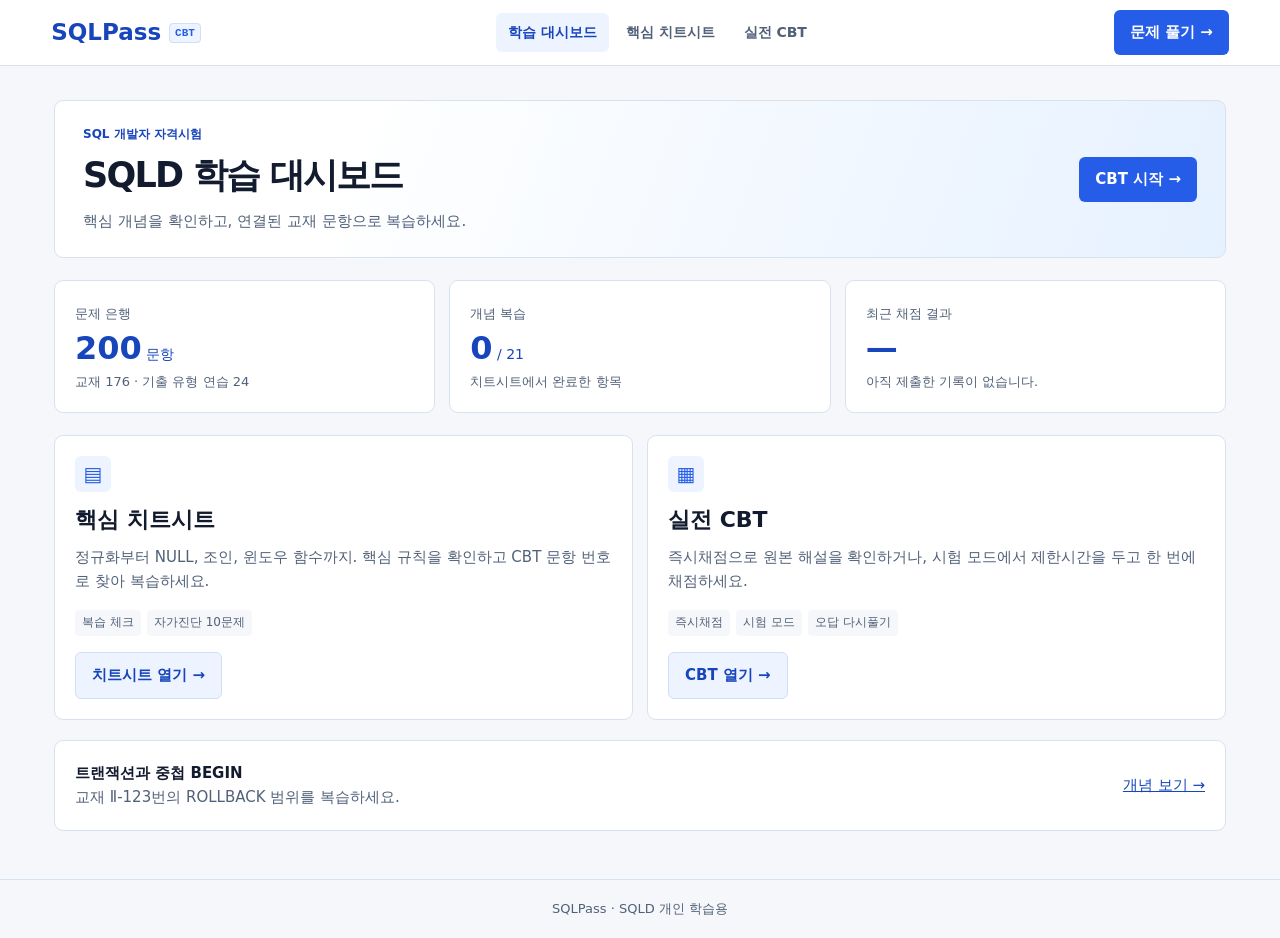
<file: index.html>
<!doctype html>
<html lang="ko">
<head>
  <meta charset="utf-8">
  <meta name="viewport" content="width=device-width, initial-scale=1">
  <title>SQLPass · 학습 대시보드</title>
  <link rel="stylesheet" href="platform.css">
</head>
<body class="dashboard">
  <header class="platform-header">
    <a class="wordmark" href="index.html">SQLPass <span>CBT</span></a>
    <nav aria-label="주 메뉴">
      <a href="index.html" aria-current="page">학습 대시보드</a>
      <a href="cheatsheet.html">핵심 치트시트</a>
      <a href="cbt.html">실전 CBT</a>
    </nav>
    <a class="action header-action" href="cbt.html">문제 풀기 →</a>
  </header>
  <main class="dashboard-main">
    <section class="banner">
      <div><p class="subject-label">SQL 개발자 자격시험</p><h1>SQLD 학습 대시보드</h1><p>핵심 개념을 확인하고, 연결된 교재 문항으로 복습하세요.</p></div>
      <a class="action" href="cbt.html" id="start">CBT 시작 →</a>
    </section>
    <section class="metrics" aria-label="학습 현황">
      <article><span>문제 은행</span><strong>200<small> 문항</small></strong><p>교재 176 · 기출 유형 연습 24</p></article>
      <article><span>개념 복습</span><strong id="study-progress">0<small> / 21</small></strong><p>치트시트에서 완료한 항목</p></article>
      <article><span>최근 채점 결과</span><strong id="latest-score">—</strong><p id="latest-info">아직 제출한 기록이 없습니다.</p></article>
    </section>
    <section class="study-grid" aria-label="학습 도구">
      <article class="study-card">
        <div class="section-icon" aria-hidden="true">▤</div>
        <h2>핵심 치트시트</h2>
        <p>정규화부터 NULL, 조인, 윈도우 함수까지. 핵심 규칙을 확인하고 CBT 문항 번호로 찾아 복습하세요.</p>
        <div class="chips"><span>복습 체크</span><span>자가진단 10문제</span></div>
        <a class="secondary-action" href="cheatsheet.html">치트시트 열기 →</a>
      </article>
      <article class="study-card">
        <div class="section-icon" aria-hidden="true">▦</div>
        <h2>실전 CBT</h2>
        <p>즉시채점으로 원본 해설을 확인하거나, 시험 모드에서 제한시간을 두고 한 번에 채점하세요.</p>
        <div class="chips"><span>즉시채점</span><span>시험 모드</span><span>오답 다시풀기</span></div>
        <a class="secondary-action" href="cbt.html">CBT 열기 →</a>
      </article>
    </section>
    <section class="review-link"><div><strong>트랜잭션과 중첩 BEGIN</strong><p>교재 Ⅱ-123번의 ROLLBACK 범위를 복습하세요.</p></div><a href="cheatsheet.html#topic-4">개념 보기 →</a></section>
  </main>
  <footer class="platform-footer">SQLPass · SQLD 개인 학습용</footer>
  <script src="dashboard.js"></script>
</body>
</html>
</file>
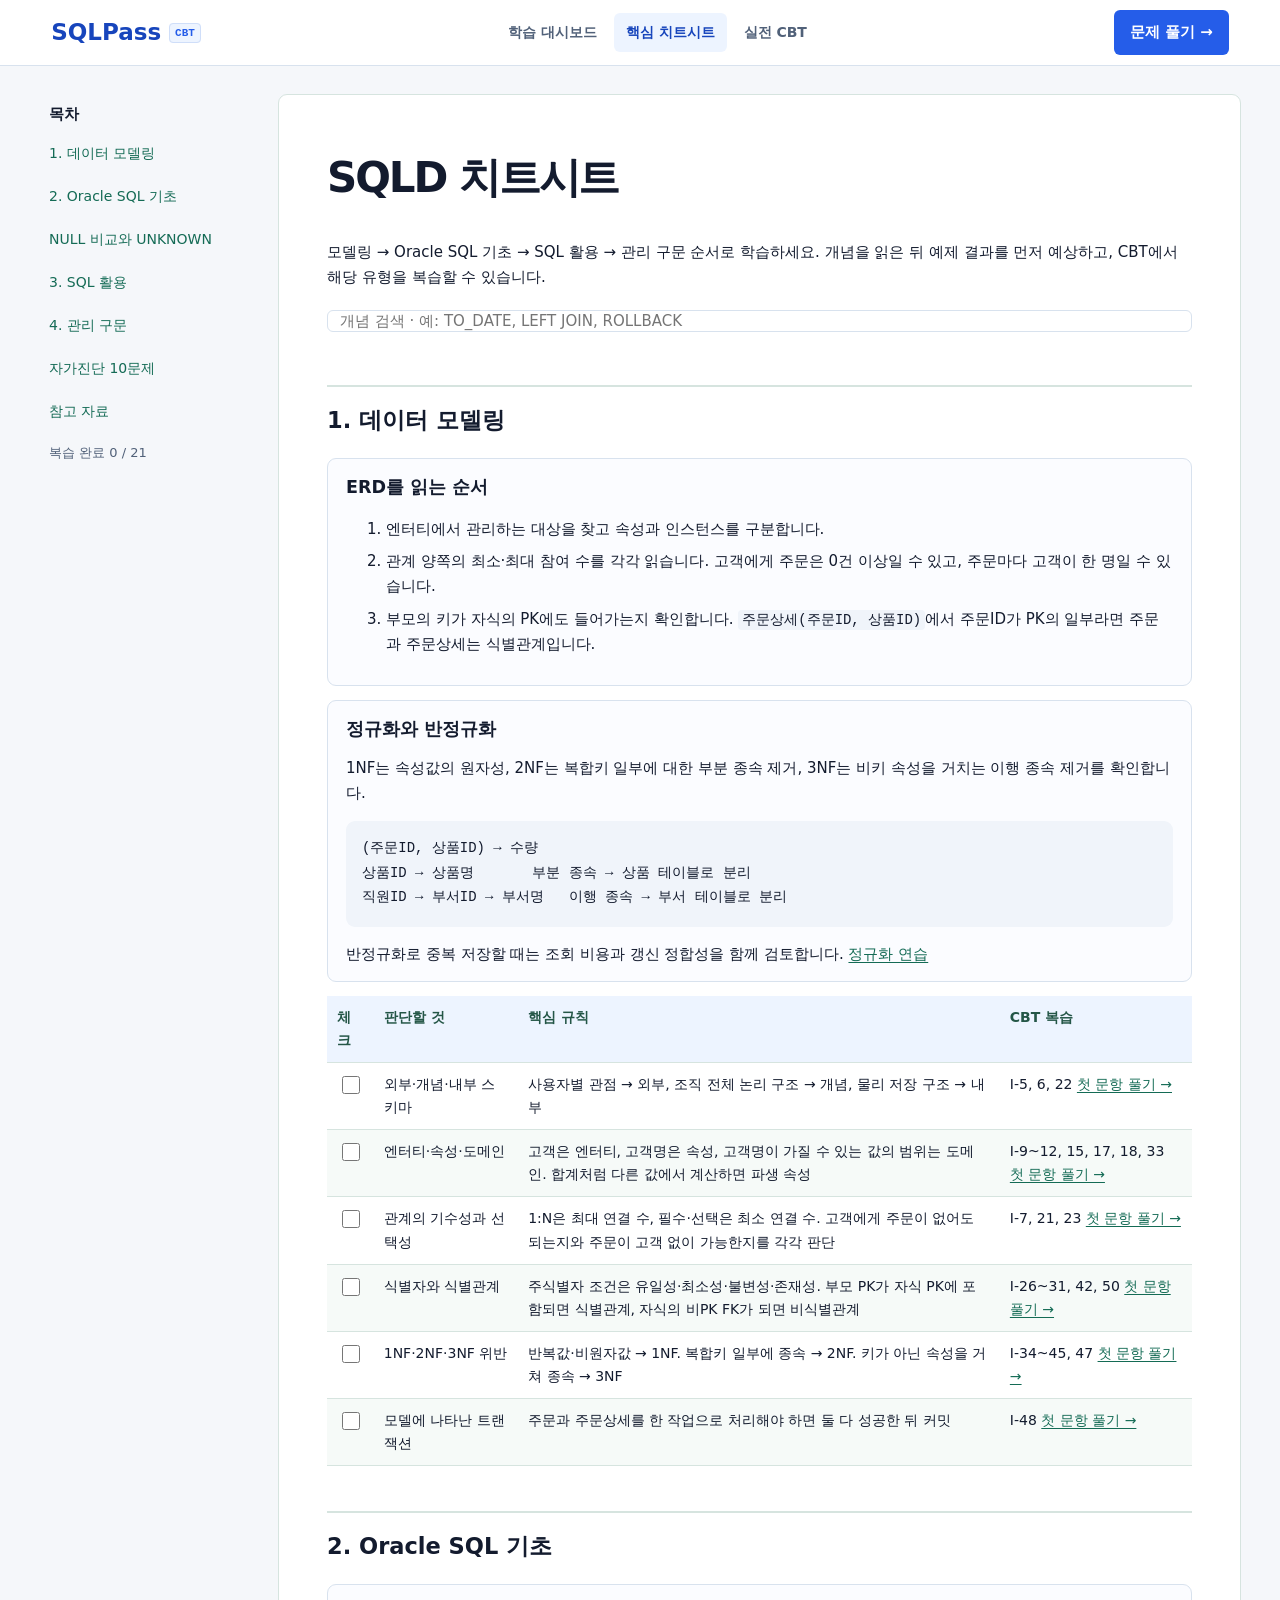
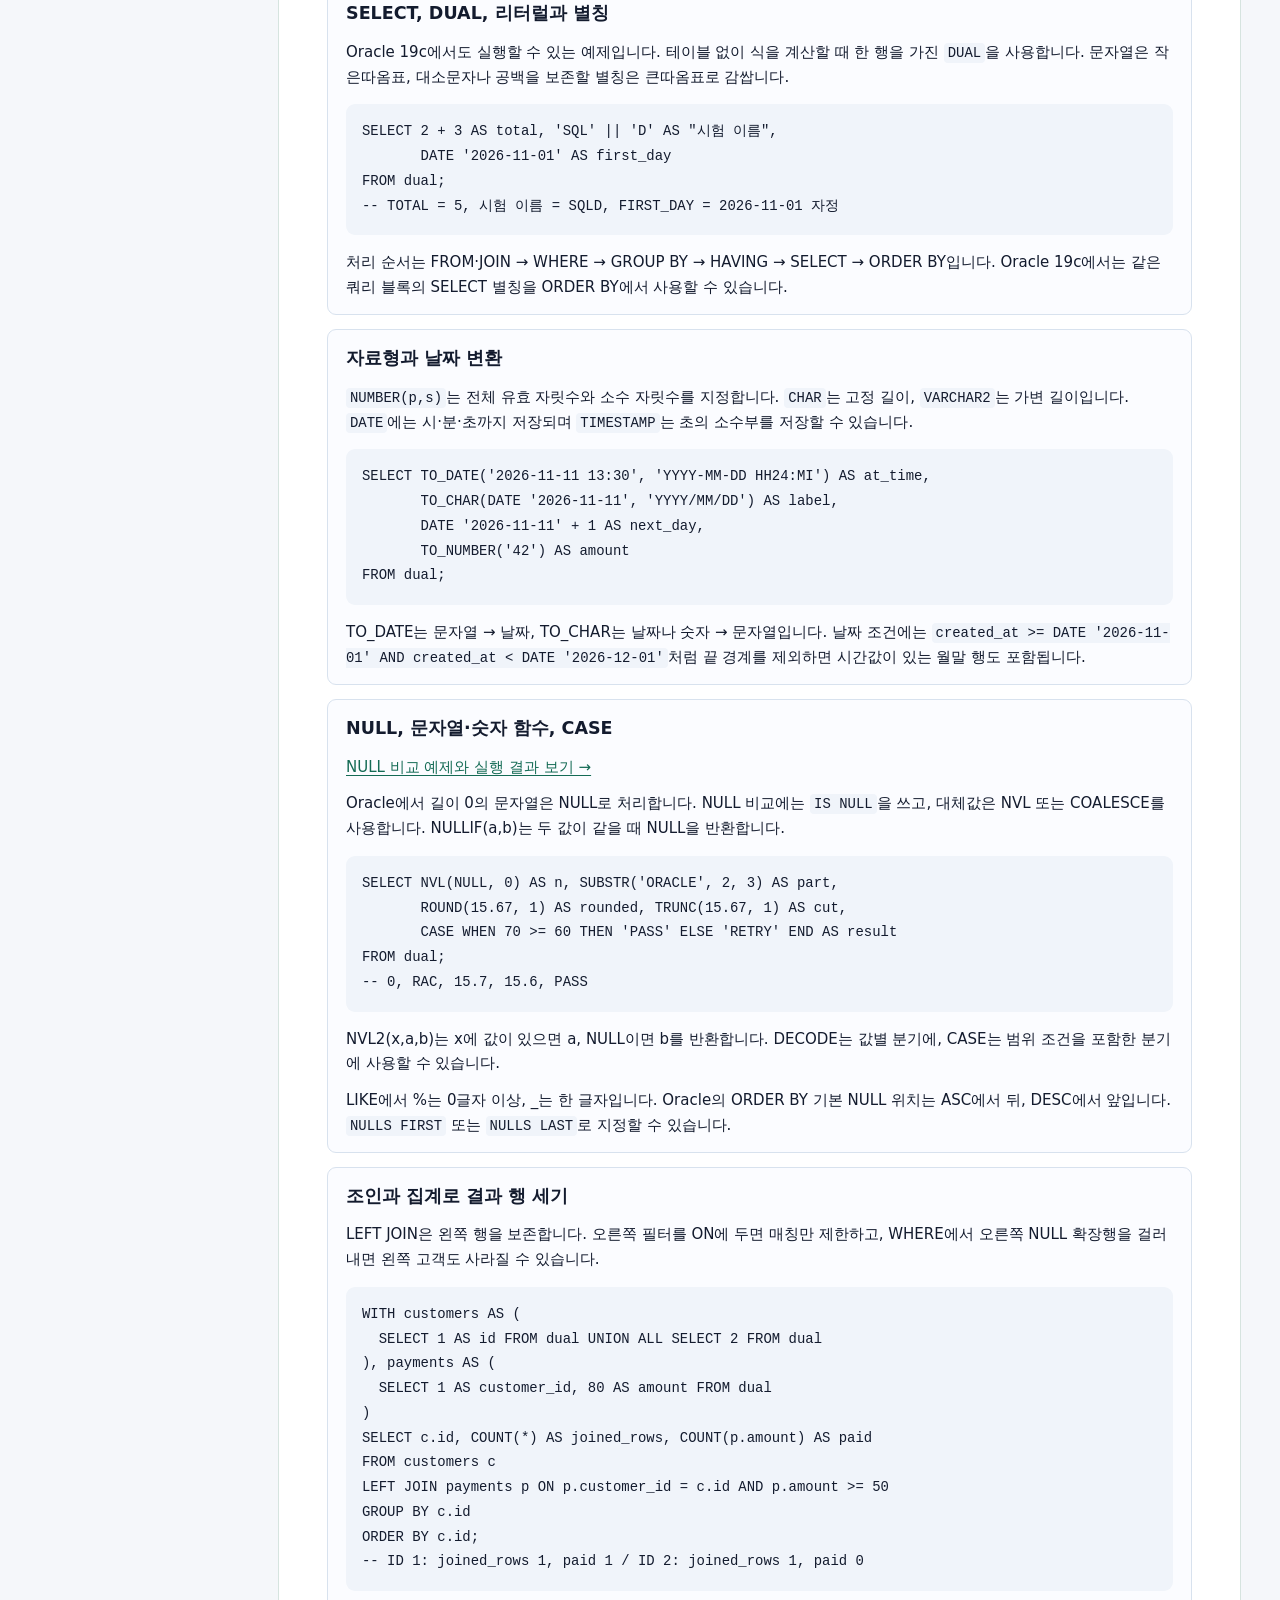
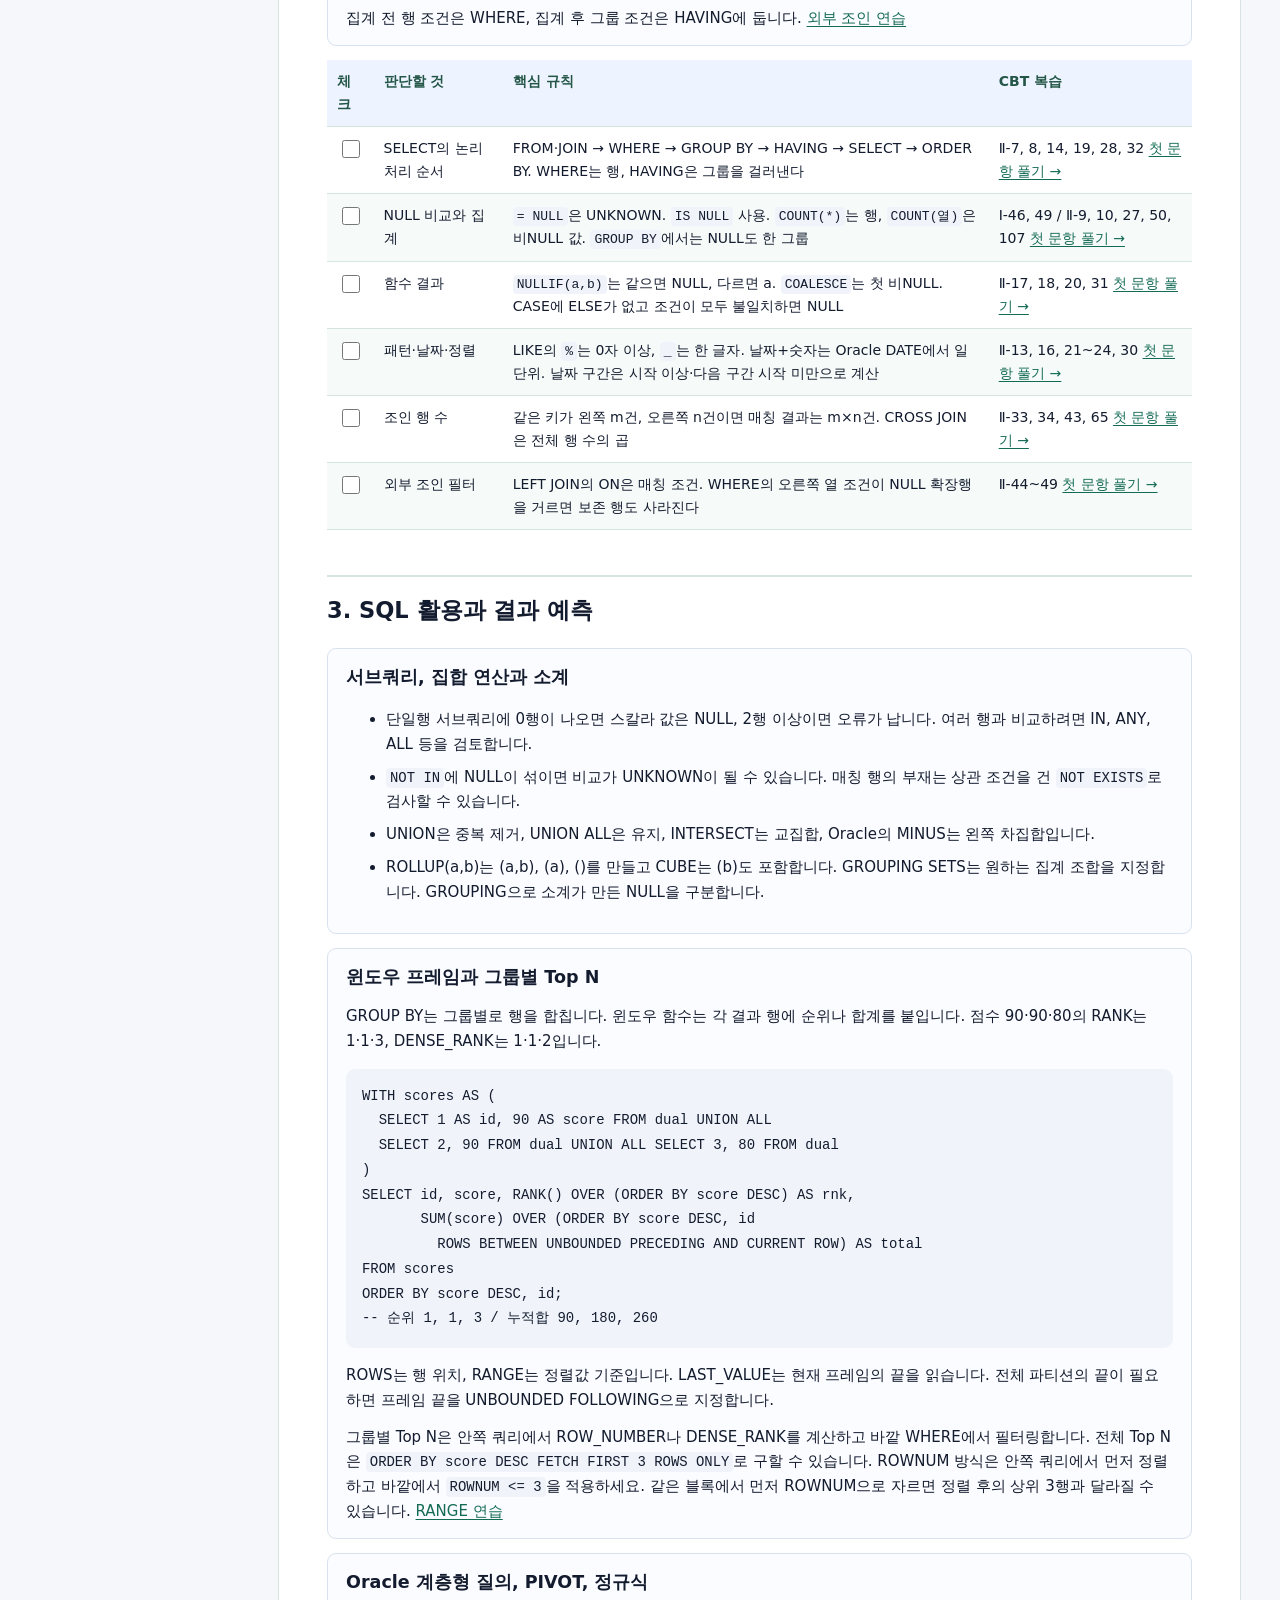
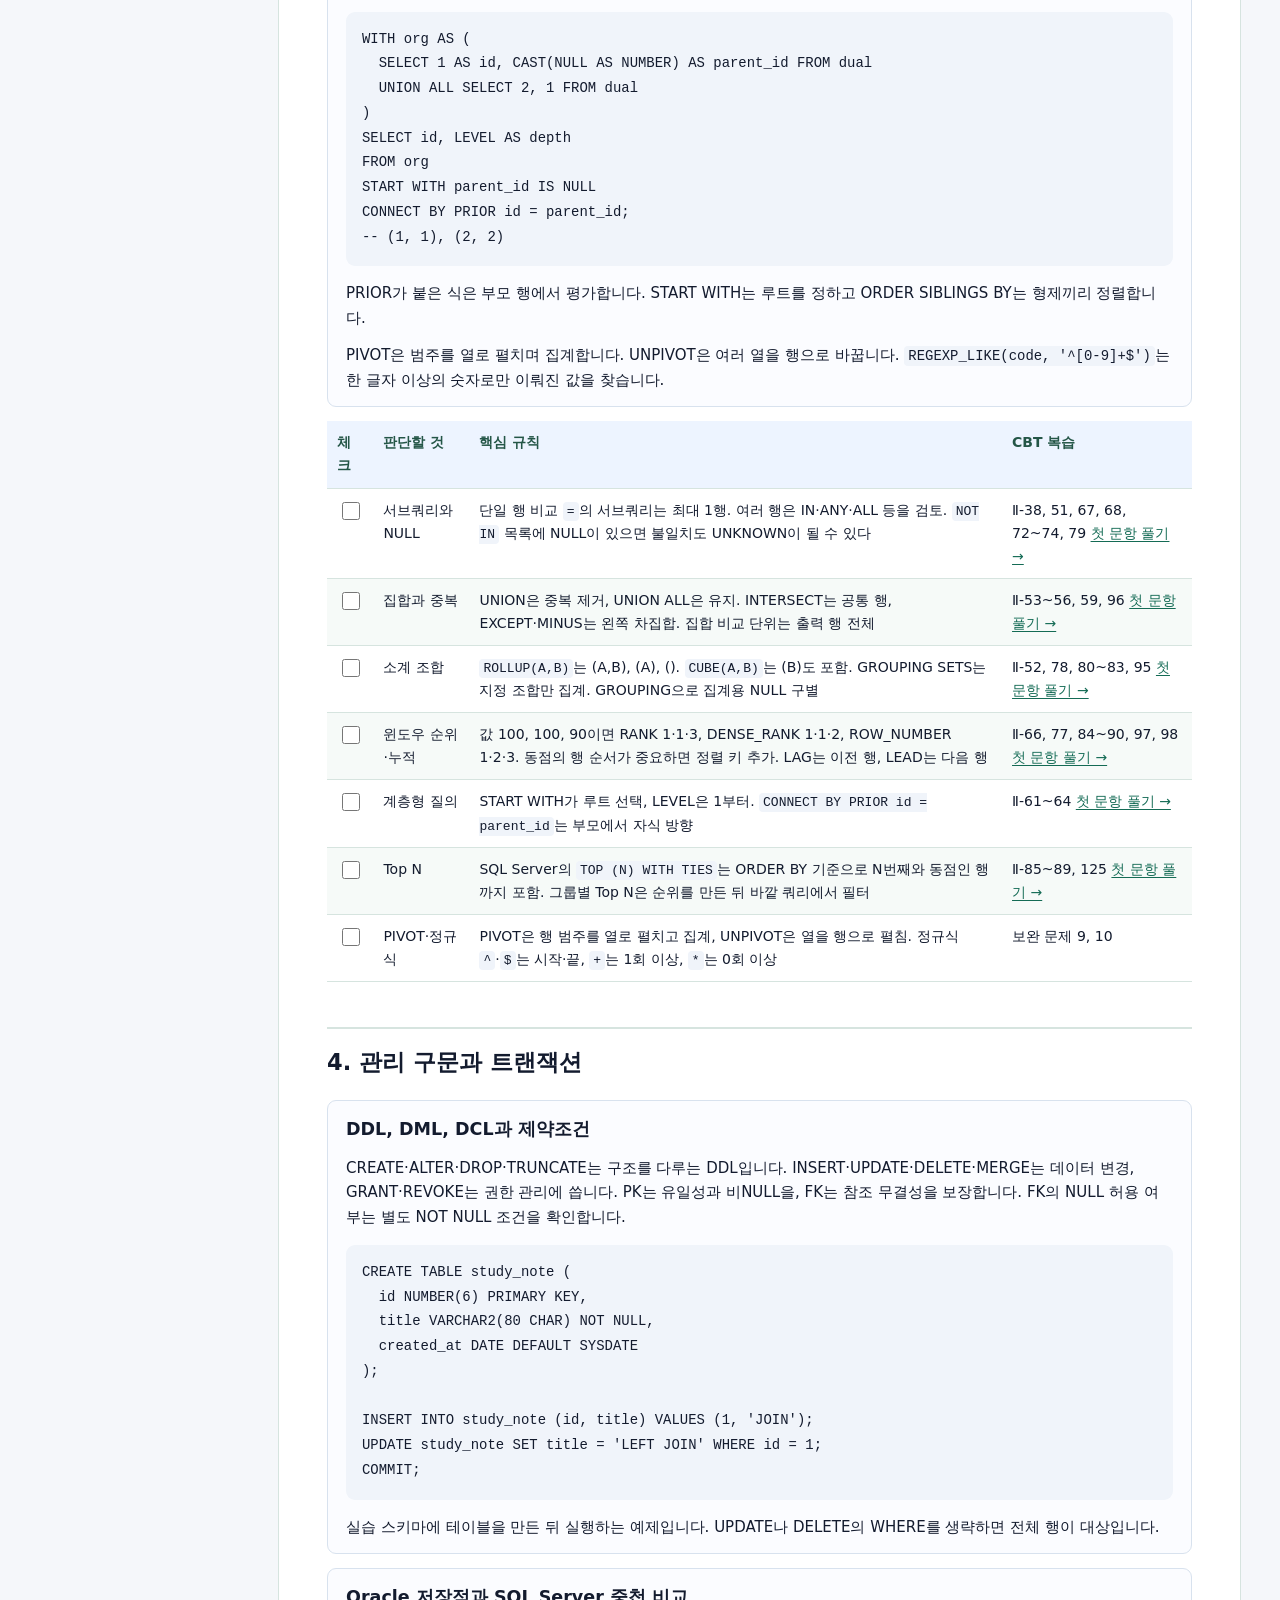
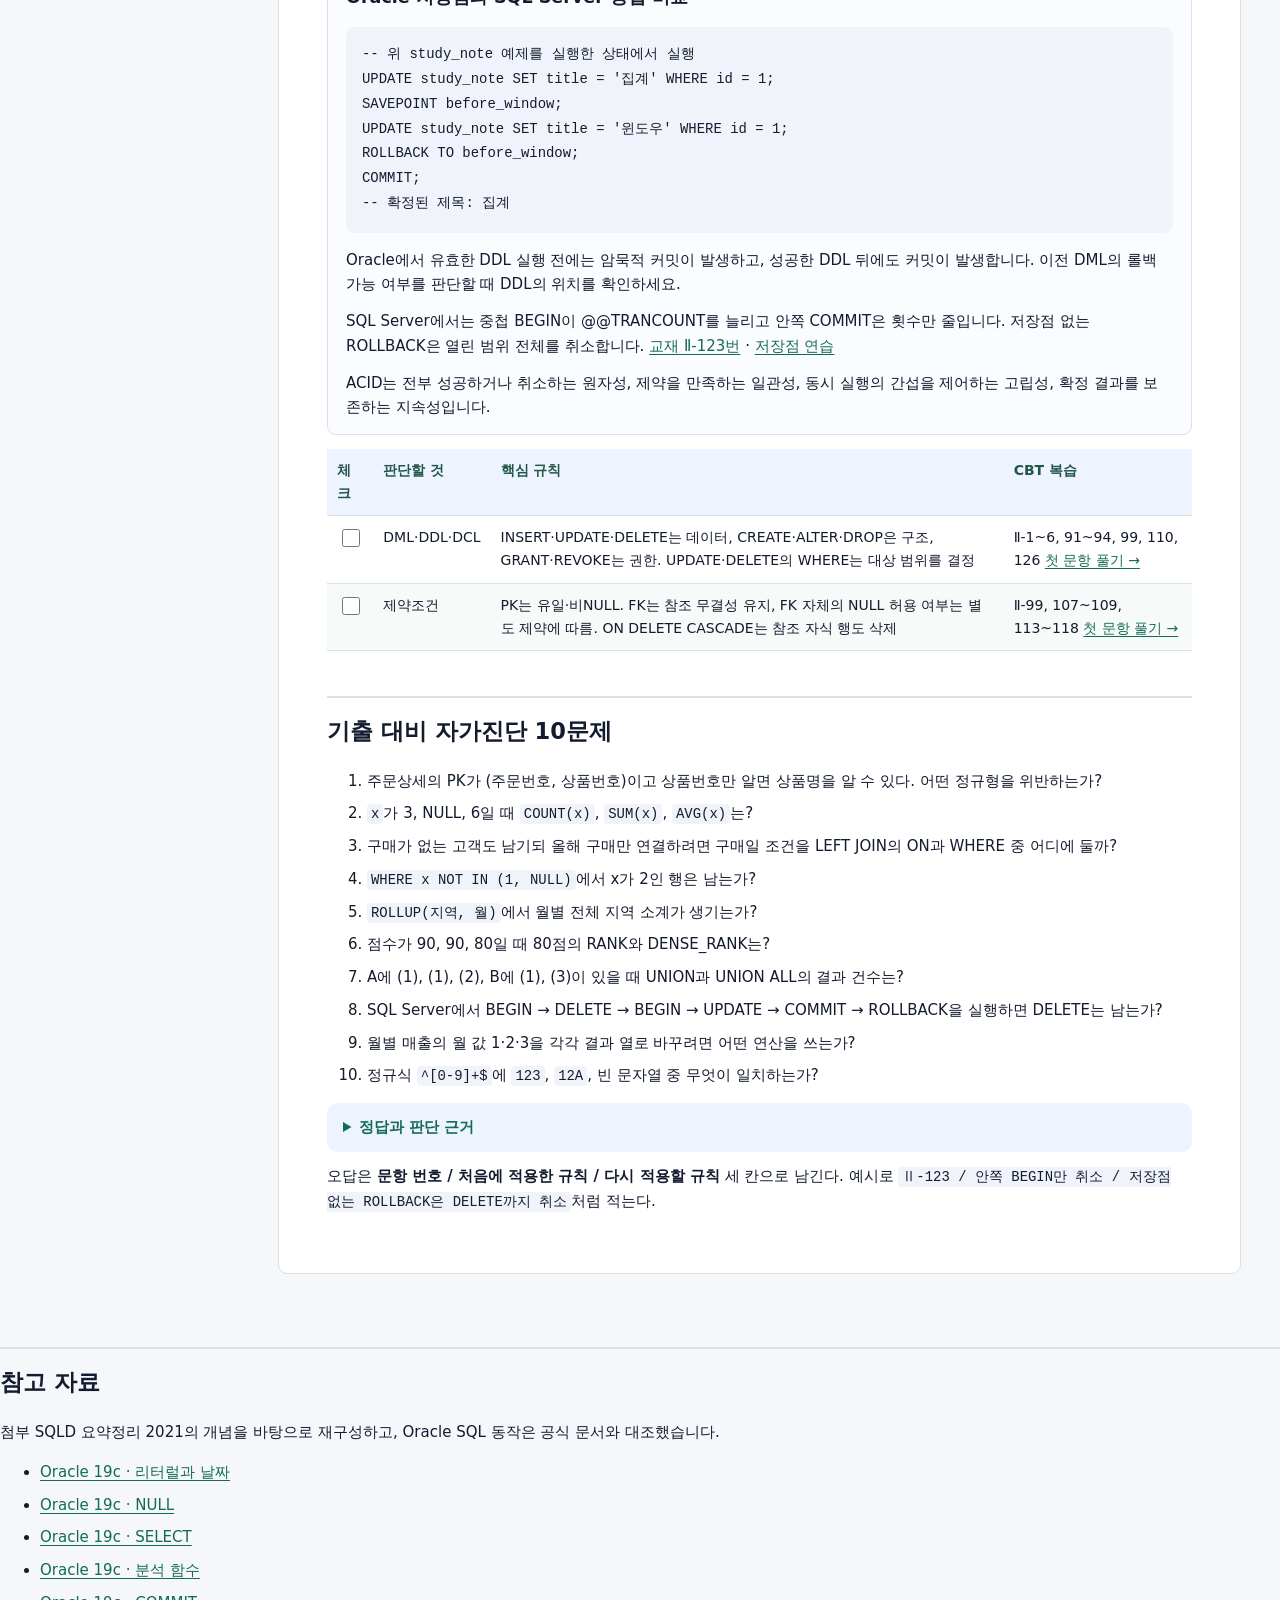
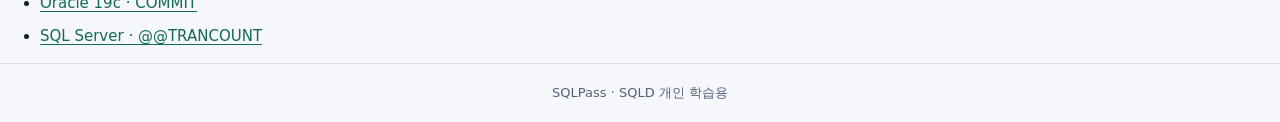
<file: cheatsheet.html>
<!doctype html>
<html lang="ko"><meta charset="utf-8"><meta name="viewport" content="width=device-width, initial-scale=1">
<title>SQLD 핵심 공부시트</title>
<link rel="stylesheet" href="cheatsheet.css">
<link rel="stylesheet" href="platform.css"><body class="sheet-page"><header class="platform-header"><a class="wordmark" href="index.html">SQLPass <span>CBT</span></a><nav aria-label="주 메뉴"><a href="index.html">학습 대시보드</a><a href="cheatsheet.html" aria-current="page">핵심 치트시트</a><a href="cbt.html">실전 CBT</a></nav><a href="cbt.html" class="action header-action">문제 풀기 →</a></header><div class="layout"><aside><strong>목차</strong><nav aria-label="공부시트 목차"><a href="#topic-1">1. 데이터 모델링</a><a href="#topic-2">2. Oracle SQL 기초</a><a href="null-comparison.html">NULL 비교와 UNKNOWN</a><a href="#topic-3">3. SQL 활용</a><a href="#topic-4">4. 관리 구문</a><a href="#topic-5">자가진단 10문제</a><a href="#sources">참고 자료</a></nav><output id="progress" aria-live="polite"></output></aside><main><h1>SQLD 치트시트</h1>
<p>모델링 → Oracle SQL 기초 → SQL 활용 → 관리 구문 순서로 학습하세요. 개념을 읽은 뒤 예제 결과를 먼저 예상하고, CBT에서 해당 유형을 복습할 수 있습니다.</p>
<input class="sheet-search" id="concept-search" type="search" aria-label="개념 검색" placeholder="개념 검색 · 예: TO_DATE, LEFT JOIN, ROLLBACK">
<p id="search-result" hidden aria-live="polite"></p><h2 id="topic-1">1. 데이터 모델링</h2><article class="concept-card" data-search><h3>ERD를 읽는 순서</h3><ol><li>엔터티에서 관리하는 대상을 찾고 속성과 인스턴스를 구분합니다.</li><li>관계 양쪽의 최소·최대 참여 수를 각각 읽습니다. 고객에게 주문은 0건 이상일 수 있고, 주문마다 고객이 한 명일 수 있습니다.</li><li>부모의 키가 자식의 PK에도 들어가는지 확인합니다. <code>주문상세(주문ID, 상품ID)</code>에서 주문ID가 PK의 일부라면 주문과 주문상세는 식별관계입니다.</li></ol></article><article class="concept-card" data-search><h3>정규화와 반정규화</h3><p>1NF는 속성값의 원자성, 2NF는 복합키 일부에 대한 부분 종속 제거, 3NF는 비키 속성을 거치는 이행 종속 제거를 확인합니다.</p><pre><code>(주문ID, 상품ID) → 수량
상품ID → 상품명       부분 종속 → 상품 테이블로 분리
직원ID → 부서ID → 부서명   이행 종속 → 부서 테이블로 분리</code></pre><p>반정규화로 중복 저장할 때는 조회 비용과 갱신 정합성을 함께 검토합니다. <a href="cbt.html?question=181">정규화 연습</a></p></article><div class="table-wrap"><table><thead><tr><th>체크</th><th>판단할 것</th><th>핵심 규칙</th><th>CBT 복습</th></tr></thead><tbody><tr>
  <td class="check"><input type="checkbox" data-key="0" aria-label="복습 완료"></td>
  <td>외부·개념·내부 스키마</td>
  <td>사용자별 관점 → 외부, 조직 전체 논리 구조 → 개념, 물리 저장 구조 → 내부</td>
  <td>Ⅰ-5, 6, 22 <a href="cbt.html?question=5">첫 문항 풀기 →</a></td>
</tr><tr>
  <td class="check"><input type="checkbox" data-key="1" aria-label="복습 완료"></td>
  <td>엔터티·속성·도메인</td>
  <td>고객은 엔터티, 고객명은 속성, 고객명이 가질 수 있는 값의 범위는 도메인. 합계처럼 다른 값에서 계산하면 파생 속성</td>
  <td>Ⅰ-9~12, 15, 17, 18, 33 <a href="cbt.html?question=9">첫 문항 풀기 →</a></td>
</tr><tr>
  <td class="check"><input type="checkbox" data-key="2" aria-label="복습 완료"></td>
  <td>관계의 기수성과 선택성</td>
  <td>1:N은 최대 연결 수, 필수·선택은 최소 연결 수. 고객에게 주문이 없어도 되는지와 주문이 고객 없이 가능한지를 각각 판단</td>
  <td>Ⅰ-7, 21, 23 <a href="cbt.html?question=7">첫 문항 풀기 →</a></td>
</tr><tr>
  <td class="check"><input type="checkbox" data-key="3" aria-label="복습 완료"></td>
  <td>식별자와 식별관계</td>
  <td>주식별자 조건은 유일성·최소성·불변성·존재성. 부모 PK가 자식 PK에 포함되면 식별관계, 자식의 비PK FK가 되면 비식별관계</td>
  <td>Ⅰ-26~31, 42, 50 <a href="cbt.html?question=26">첫 문항 풀기 →</a></td>
</tr><tr>
  <td class="check"><input type="checkbox" data-key="4" aria-label="복습 완료"></td>
  <td>1NF·2NF·3NF 위반</td>
  <td>반복값·비원자값 → 1NF. 복합키 일부에 종속 → 2NF. 키가 아닌 속성을 거쳐 종속 → 3NF</td>
  <td>Ⅰ-34~45, 47 <a href="cbt.html?question=34">첫 문항 풀기 →</a></td>
</tr><tr>
  <td class="check"><input type="checkbox" data-key="5" aria-label="복습 완료"></td>
  <td>모델에 나타난 트랜잭션</td>
  <td>주문과 주문상세를 한 작업으로 처리해야 하면 둘 다 성공한 뒤 커밋</td>
  <td>Ⅰ-48 <a href="cbt.html?question=48">첫 문항 풀기 →</a></td>
</tr></tbody></table></div><span id="pdf-review"></span><h2 id="topic-2">2. Oracle SQL 기초</h2><article class="concept-card" data-search><h3>SELECT, DUAL, 리터럴과 별칭</h3><p>Oracle 19c에서도 실행할 수 있는 예제입니다. 테이블 없이 식을 계산할 때 한 행을 가진 <code>DUAL</code>을 사용합니다. 문자열은 작은따옴표, 대소문자나 공백을 보존할 별칭은 큰따옴표로 감쌉니다.</p><pre><code>SELECT 2 + 3 AS total, 'SQL' || 'D' AS "시험 이름",
       DATE '2026-11-01' AS first_day
FROM dual;
-- TOTAL = 5, 시험 이름 = SQLD, FIRST_DAY = 2026-11-01 자정</code></pre><p>처리 순서는 FROM·JOIN → WHERE → GROUP BY → HAVING → SELECT → ORDER BY입니다. Oracle 19c에서는 같은 쿼리 블록의 SELECT 별칭을 ORDER BY에서 사용할 수 있습니다.</p></article><article class="concept-card" data-search><h3>자료형과 날짜 변환</h3><p><code>NUMBER(p,s)</code>는 전체 유효 자릿수와 소수 자릿수를 지정합니다. <code>CHAR</code>는 고정 길이, <code>VARCHAR2</code>는 가변 길이입니다. <code>DATE</code>에는 시·분·초까지 저장되며 <code>TIMESTAMP</code>는 초의 소수부를 저장할 수 있습니다.</p><pre><code>SELECT TO_DATE('2026-11-11 13:30', 'YYYY-MM-DD HH24:MI') AS at_time,
       TO_CHAR(DATE '2026-11-11', 'YYYY/MM/DD') AS label,
       DATE '2026-11-11' + 1 AS next_day,
       TO_NUMBER('42') AS amount
FROM dual;</code></pre><p>TO_DATE는 문자열 → 날짜, TO_CHAR는 날짜나 숫자 → 문자열입니다. 날짜 조건에는 <code>created_at &gt;= DATE '2026-11-01' AND created_at &lt; DATE '2026-12-01'</code>처럼 끝 경계를 제외하면 시간값이 있는 월말 행도 포함됩니다.</p></article><article class="concept-card" data-search><h3>NULL, 문자열·숫자 함수, CASE</h3><p><a href="null-comparison.html">NULL 비교 예제와 실행 결과 보기 →</a></p><p>Oracle에서 길이 0의 문자열은 NULL로 처리합니다. NULL 비교에는 <code>IS NULL</code>을 쓰고, 대체값은 NVL 또는 COALESCE를 사용합니다. NULLIF(a,b)는 두 값이 같을 때 NULL을 반환합니다.</p><pre><code>SELECT NVL(NULL, 0) AS n, SUBSTR('ORACLE', 2, 3) AS part,
       ROUND(15.67, 1) AS rounded, TRUNC(15.67, 1) AS cut,
       CASE WHEN 70 &gt;= 60 THEN 'PASS' ELSE 'RETRY' END AS result
FROM dual;
-- 0, RAC, 15.7, 15.6, PASS</code></pre><p>NVL2(x,a,b)는 x에 값이 있으면 a, NULL이면 b를 반환합니다. DECODE는 값별 분기에, CASE는 범위 조건을 포함한 분기에 사용할 수 있습니다.</p><p>LIKE에서 %는 0글자 이상, _는 한 글자입니다. Oracle의 ORDER BY 기본 NULL 위치는 ASC에서 뒤, DESC에서 앞입니다. <code>NULLS FIRST</code> 또는 <code>NULLS LAST</code>로 지정할 수 있습니다.</p></article><article class="concept-card" data-search><h3>조인과 집계로 결과 행 세기</h3><p>LEFT JOIN은 왼쪽 행을 보존합니다. 오른쪽 필터를 ON에 두면 매칭만 제한하고, WHERE에서 오른쪽 NULL 확장행을 걸러내면 왼쪽 고객도 사라질 수 있습니다.</p><pre><code>WITH customers AS (
  SELECT 1 AS id FROM dual UNION ALL SELECT 2 FROM dual
), payments AS (
  SELECT 1 AS customer_id, 80 AS amount FROM dual
)
SELECT c.id, COUNT(*) AS joined_rows, COUNT(p.amount) AS paid
FROM customers c
LEFT JOIN payments p ON p.customer_id = c.id AND p.amount &gt;= 50
GROUP BY c.id
ORDER BY c.id;
-- ID 1: joined_rows 1, paid 1 / ID 2: joined_rows 1, paid 0</code></pre><p>집계 전 행 조건은 WHERE, 집계 후 그룹 조건은 HAVING에 둡니다. <a href="cbt.html?question=185">외부 조인 연습</a></p></article><div class="table-wrap"><table><thead><tr><th>체크</th><th>판단할 것</th><th>핵심 규칙</th><th>CBT 복습</th></tr></thead><tbody><tr>
  <td class="check"><input type="checkbox" data-key="6" aria-label="복습 완료"></td>
  <td>SELECT의 논리 처리 순서</td>
  <td>FROM·JOIN → WHERE → GROUP BY → HAVING → SELECT → ORDER BY. WHERE는 행, HAVING은 그룹을 걸러낸다</td>
  <td>Ⅱ-7, 8, 14, 19, 28, 32 <a href="cbt.html?question=57">첫 문항 풀기 →</a></td>
</tr><tr>
  <td class="check"><input type="checkbox" data-key="7" aria-label="복습 완료"></td>
  <td>NULL 비교와 집계</td>
  <td><code>= NULL</code>은 UNKNOWN. <code>IS NULL</code> 사용. <code>COUNT(*)</code>는 행, <code>COUNT(열)</code>은 비NULL 값. <code>GROUP BY</code>에서는 NULL도 한 그룹</td>
  <td>Ⅰ-46, 49 / Ⅱ-9, 10, 27, 50, 107 <a href="cbt.html?question=46">첫 문항 풀기 →</a></td>
</tr><tr>
  <td class="check"><input type="checkbox" data-key="8" aria-label="복습 완료"></td>
  <td>함수 결과</td>
  <td><code>NULLIF(a,b)</code>는 같으면 NULL, 다르면 a. <code>COALESCE</code>는 첫 비NULL. CASE에 ELSE가 없고 조건이 모두 불일치하면 NULL</td>
  <td>Ⅱ-17, 18, 20, 31 <a href="cbt.html?question=67">첫 문항 풀기 →</a></td>
</tr><tr>
  <td class="check"><input type="checkbox" data-key="9" aria-label="복습 완료"></td>
  <td>패턴·날짜·정렬</td>
  <td>LIKE의 <code>%</code>는 0자 이상, <code>_</code>는 한 글자. 날짜+숫자는 Oracle DATE에서 일 단위. 날짜 구간은 시작 이상·다음 구간 시작 미만으로 계산</td>
  <td>Ⅱ-13, 16, 21~24, 30 <a href="cbt.html?question=63">첫 문항 풀기 →</a></td>
</tr><tr>
  <td class="check"><input type="checkbox" data-key="10" aria-label="복습 완료"></td>
  <td>조인 행 수</td>
  <td>같은 키가 왼쪽 m건, 오른쪽 n건이면 매칭 결과는 m×n건. CROSS JOIN은 전체 행 수의 곱</td>
  <td>Ⅱ-33, 34, 43, 65 <a href="cbt.html?question=83">첫 문항 풀기 →</a></td>
</tr><tr>
  <td class="check"><input type="checkbox" data-key="11" aria-label="복습 완료"></td>
  <td>외부 조인 필터</td>
  <td>LEFT JOIN의 ON은 매칭 조건. WHERE의 오른쪽 열 조건이 NULL 확장행을 거르면 보존 행도 사라진다</td>
  <td>Ⅱ-44~49 <a href="cbt.html?question=94">첫 문항 풀기 →</a></td>
</tr></tbody></table></div><h2 id="topic-3">3. SQL 활용과 결과 예측</h2><article class="concept-card" data-search><h3>서브쿼리, 집합 연산과 소계</h3><ul><li>단일행 서브쿼리에 0행이 나오면 스칼라 값은 NULL, 2행 이상이면 오류가 납니다. 여러 행과 비교하려면 IN, ANY, ALL 등을 검토합니다.</li><li><code>NOT IN</code>에 NULL이 섞이면 비교가 UNKNOWN이 될 수 있습니다. 매칭 행의 부재는 상관 조건을 건 <code>NOT EXISTS</code>로 검사할 수 있습니다.</li><li>UNION은 중복 제거, UNION ALL은 유지, INTERSECT는 교집합, Oracle의 MINUS는 왼쪽 차집합입니다.</li><li>ROLLUP(a,b)는 (a,b), (a), ()를 만들고 CUBE는 (b)도 포함합니다. GROUPING SETS는 원하는 집계 조합을 지정합니다. GROUPING으로 소계가 만든 NULL을 구분합니다.</li></ul></article><article class="concept-card" data-search><h3>윈도우 프레임과 그룹별 Top N</h3><p>GROUP BY는 그룹별로 행을 합칩니다. 윈도우 함수는 각 결과 행에 순위나 합계를 붙입니다. 점수 90·90·80의 RANK는 1·1·3, DENSE_RANK는 1·1·2입니다.</p><pre><code>WITH scores AS (
  SELECT 1 AS id, 90 AS score FROM dual UNION ALL
  SELECT 2, 90 FROM dual UNION ALL SELECT 3, 80 FROM dual
)
SELECT id, score, RANK() OVER (ORDER BY score DESC) AS rnk,
       SUM(score) OVER (ORDER BY score DESC, id
         ROWS BETWEEN UNBOUNDED PRECEDING AND CURRENT ROW) AS total
FROM scores
ORDER BY score DESC, id;
-- 순위 1, 1, 3 / 누적합 90, 180, 260</code></pre><p>ROWS는 행 위치, RANGE는 정렬값 기준입니다. LAST_VALUE는 현재 프레임의 끝을 읽습니다. 전체 파티션의 끝이 필요하면 프레임 끝을 UNBOUNDED FOLLOWING으로 지정합니다.</p><p>그룹별 Top N은 안쪽 쿼리에서 ROW_NUMBER나 DENSE_RANK를 계산하고 바깥 WHERE에서 필터링합니다. 전체 Top N은 <code>ORDER BY score DESC FETCH FIRST 3 ROWS ONLY</code>로 구할 수 있습니다. ROWNUM 방식은 안쪽 쿼리에서 먼저 정렬하고 바깥에서 <code>ROWNUM &lt;= 3</code>을 적용하세요. 같은 블록에서 먼저 ROWNUM으로 자르면 정렬 후의 상위 3행과 달라질 수 있습니다. <a href="cbt.html?question=196">RANGE 연습</a></p></article><article class="concept-card" data-search><h3>Oracle 계층형 질의, PIVOT, 정규식</h3><pre><code>WITH org AS (
  SELECT 1 AS id, CAST(NULL AS NUMBER) AS parent_id FROM dual
  UNION ALL SELECT 2, 1 FROM dual
)
SELECT id, LEVEL AS depth
FROM org
START WITH parent_id IS NULL
CONNECT BY PRIOR id = parent_id;
-- (1, 1), (2, 2)</code></pre><p>PRIOR가 붙은 식은 부모 행에서 평가합니다. START WITH는 루트를 정하고 ORDER SIBLINGS BY는 형제끼리 정렬합니다.</p><p>PIVOT은 범주를 열로 펼치며 집계합니다. UNPIVOT은 여러 열을 행으로 바꿉니다. <code>REGEXP_LIKE(code, '^[0-9]+$')</code>는 한 글자 이상의 숫자로만 이뤄진 값을 찾습니다.</p></article><div class="table-wrap"><table><thead><tr><th>체크</th><th>판단할 것</th><th>핵심 규칙</th><th>CBT 복습</th></tr></thead><tbody><tr>
  <td class="check"><input type="checkbox" data-key="12" aria-label="복습 완료"></td>
  <td>서브쿼리와 NULL</td>
  <td>단일 행 비교 <code>=</code>의 서브쿼리는 최대 1행. 여러 행은 IN·ANY·ALL 등을 검토. <code>NOT IN</code> 목록에 NULL이 있으면 불일치도 UNKNOWN이 될 수 있다</td>
  <td>Ⅱ-38, 51, 67, 68, 72~74, 79 <a href="cbt.html?question=88">첫 문항 풀기 →</a></td>
</tr><tr>
  <td class="check"><input type="checkbox" data-key="13" aria-label="복습 완료"></td>
  <td>집합과 중복</td>
  <td>UNION은 중복 제거, UNION ALL은 유지. INTERSECT는 공통 행, EXCEPT·MINUS는 왼쪽 차집합. 집합 비교 단위는 출력 행 전체</td>
  <td>Ⅱ-53~56, 59, 96 <a href="cbt.html?question=103">첫 문항 풀기 →</a></td>
</tr><tr>
  <td class="check"><input type="checkbox" data-key="14" aria-label="복습 완료"></td>
  <td>소계 조합</td>
  <td><code>ROLLUP(A,B)</code>는 (A,B), (A), (). <code>CUBE(A,B)</code>는 (B)도 포함. GROUPING SETS는 지정 조합만 집계. GROUPING으로 집계용 NULL 구별</td>
  <td>Ⅱ-52, 78, 80~83, 95 <a href="cbt.html?question=102">첫 문항 풀기 →</a></td>
</tr><tr>
  <td class="check"><input type="checkbox" data-key="15" aria-label="복습 완료"></td>
  <td>윈도우 순위·누적</td>
  <td>값 100, 100, 90이면 RANK 1·1·3, DENSE_RANK 1·1·2, ROW_NUMBER 1·2·3. 동점의 행 순서가 중요하면 정렬 키 추가. LAG는 이전 행, LEAD는 다음 행</td>
  <td>Ⅱ-66, 77, 84~90, 97, 98 <a href="cbt.html?question=116">첫 문항 풀기 →</a></td>
</tr><tr>
  <td class="check"><input type="checkbox" data-key="16" aria-label="복습 완료"></td>
  <td>계층형 질의</td>
  <td>START WITH가 루트 선택, LEVEL은 1부터. <code>CONNECT BY PRIOR id = parent_id</code>는 부모에서 자식 방향</td>
  <td>Ⅱ-61~64 <a href="cbt.html?question=111">첫 문항 풀기 →</a></td>
</tr><tr>
  <td class="check"><input type="checkbox" data-key="17" aria-label="복습 완료"></td>
  <td>Top N</td>
  <td>SQL Server의 <code>TOP (N) WITH TIES</code>는 ORDER BY 기준으로 N번째와 동점인 행까지 포함. 그룹별 Top N은 순위를 만든 뒤 바깥 쿼리에서 필터</td>
  <td>Ⅱ-85~89, 125 <a href="cbt.html?question=135">첫 문항 풀기 →</a></td>
</tr><tr>
  <td class="check"><input type="checkbox" data-key="18" aria-label="복습 완료"></td>
  <td>PIVOT·정규식</td>
  <td>PIVOT은 행 범주를 열로 펼치고 집계, UNPIVOT은 열을 행으로 펼침. 정규식 <code>^</code>·<code>$</code>는 시작·끝, <code>+</code>는 1회 이상, <code>*</code>는 0회 이상</td>
  <td>보완 문제 9, 10</td>
</tr></tbody></table></div><h2 id="topic-4">4. 관리 구문과 트랜잭션</h2><article class="concept-card" data-search><h3>DDL, DML, DCL과 제약조건</h3><p>CREATE·ALTER·DROP·TRUNCATE는 구조를 다루는 DDL입니다. INSERT·UPDATE·DELETE·MERGE는 데이터 변경, GRANT·REVOKE는 권한 관리에 씁니다. PK는 유일성과 비NULL을, FK는 참조 무결성을 보장합니다. FK의 NULL 허용 여부는 별도 NOT NULL 조건을 확인합니다.</p><pre><code>CREATE TABLE study_note (
  id NUMBER(6) PRIMARY KEY,
  title VARCHAR2(80 CHAR) NOT NULL,
  created_at DATE DEFAULT SYSDATE
);

INSERT INTO study_note (id, title) VALUES (1, 'JOIN');
UPDATE study_note SET title = 'LEFT JOIN' WHERE id = 1;
COMMIT;</code></pre><p>실습 스키마에 테이블을 만든 뒤 실행하는 예제입니다. UPDATE나 DELETE의 WHERE를 생략하면 전체 행이 대상입니다.</p></article><article class="concept-card" data-search><h3>Oracle 저장점과 SQL Server 중첩 비교</h3><pre><code>-- 위 study_note 예제를 실행한 상태에서 실행
UPDATE study_note SET title = '집계' WHERE id = 1;
SAVEPOINT before_window;
UPDATE study_note SET title = '윈도우' WHERE id = 1;
ROLLBACK TO before_window;
COMMIT;
-- 확정된 제목: 집계</code></pre><p>Oracle에서 유효한 DDL 실행 전에는 암묵적 커밋이 발생하고, 성공한 DDL 뒤에도 커밋이 발생합니다. 이전 DML의 롤백 가능 여부를 판단할 때 DDL의 위치를 확인하세요.</p><p>SQL Server에서는 중첩 BEGIN이 @@TRANCOUNT를 늘리고 안쪽 COMMIT은 횟수만 줄입니다. 저장점 없는 ROLLBACK은 열린 범위 전체를 취소합니다. <a href="cbt.html?question=173">교재 Ⅱ-123번</a> · <a href="cbt.html?question=198">저장점 연습</a></p><p>ACID는 전부 성공하거나 취소하는 원자성, 제약을 만족하는 일관성, 동시 실행의 간섭을 제어하는 고립성, 확정 결과를 보존하는 지속성입니다.</p></article><div class="table-wrap"><table><thead><tr><th>체크</th><th>판단할 것</th><th>핵심 규칙</th><th>CBT 복습</th></tr></thead><tbody><tr>
  <td class="check"><input type="checkbox" data-key="19" aria-label="복습 완료"></td>
  <td>DML·DDL·DCL</td>
  <td>INSERT·UPDATE·DELETE는 데이터, CREATE·ALTER·DROP은 구조, GRANT·REVOKE는 권한. UPDATE·DELETE의 WHERE는 대상 범위를 결정</td>
  <td>Ⅱ-1~6, 91~94, 99, 110, 126 <a href="cbt.html?question=51">첫 문항 풀기 →</a></td>
</tr><tr>
  <td class="check"><input type="checkbox" data-key="20" aria-label="복습 완료"></td>
  <td>제약조건</td>
  <td>PK는 유일·비NULL. FK는 참조 무결성 유지, FK 자체의 NULL 허용 여부는 별도 제약에 따름. ON DELETE CASCADE는 참조 자식 행도 삭제</td>
  <td>Ⅱ-99, 107~109, 113~118 <a href="cbt.html?question=149">첫 문항 풀기 →</a></td>
</tr></tbody></table></div><h2 id="topic-5">기출 대비 자가진단 10문제</h2>
<ol>
<li>주문상세의 PK가 (주문번호, 상품번호)이고 상품번호만 알면 상품명을 알 수 있다. 어떤 정규형을 위반하는가?</li>
<li><code>x</code>가 3, NULL, 6일 때 <code>COUNT(x)</code>, <code>SUM(x)</code>, <code>AVG(x)</code>는?</li>
<li>구매가 없는 고객도 남기되 올해 구매만 연결하려면 구매일 조건을 LEFT JOIN의 ON과 WHERE 중 어디에 둘까?</li>
<li><code>WHERE x NOT IN (1, NULL)</code>에서 x가 2인 행은 남는가?</li>
<li><code>ROLLUP(지역, 월)</code>에서 월별 전체 지역 소계가 생기는가?</li>
<li>점수가 90, 90, 80일 때 80점의 RANK와 DENSE_RANK는?</li>
<li>A에 (1), (1), (2), B에 (1), (3)이 있을 때 UNION과 UNION ALL의 결과 건수는?</li>
<li>SQL Server에서 BEGIN → DELETE → BEGIN → UPDATE → COMMIT → ROLLBACK을 실행하면 DELETE는 남는가?</li>
<li>월별 매출의 월 값 1·2·3을 각각 결과 열로 바꾸려면 어떤 연산을 쓰는가?</li>
<li>정규식 <code>^[0-9]+$</code>에 <code>123</code>, <code>12A</code>, 빈 문자열 중 무엇이 일치하는가?</li>
</ol>
<details><summary>정답과 판단 근거</summary><ol>
<li><strong>2NF</strong>. 상품명이 복합키의 일부인 상품번호에만 종속된다.</li>
<li><strong>2, 9, 4.5</strong>. NULL을 분모에 포함하지 않는다.</li>
<li><strong>ON</strong>. 매칭할 구매만 제한하고 미매칭 고객은 유지한다.</li>
<li><strong>남지 않는다</strong>. <code>2 &lt;&gt; NULL</code>이 UNKNOWN이므로 전체 조건이 TRUE가 되지 않는다.</li>
<li><strong>생기지 않는다</strong>. (지역, 월), (지역), ()만 생성한다.</li>
<li><strong>3, 2</strong>. RANK는 동점 뒤 순위를 건너뛴다.</li>
<li><strong>3건, 5건</strong>. UNION만 출력 행의 중복을 제거한다.</li>
<li><strong>남지 않는다</strong>. 안쪽 COMMIT 이후에도 중첩 횟수가 1이므로 마지막 ROLLBACK이 둘 다 취소한다.</li>
<li><strong>PIVOT</strong>. 월 범주를 열로 바꾸고 매출을 집계한다.</li>
<li><strong>123만 일치</strong>. 시작부터 끝까지 숫자가 한 자 이상 있어야 한다.</li>
</ol>
</details><p>오답은 <strong>문항 번호 / 처음에 적용한 규칙 / 다시 적용할 규칙</strong> 세 칸으로 남긴다. 예시로 <code>Ⅱ-123 / 안쪽 BEGIN만 취소 / 저장점 없는 ROLLBACK은 DELETE까지 취소</code>처럼 적는다.</p>

</main></div>
<h2 id="sources">참고 자료</h2><p>첨부 SQLD 요약정리 2021의 개념을 바탕으로 재구성하고, Oracle SQL 동작은 공식 문서와 대조했습니다.</p><ul>
<li><a href="https://docs.oracle.com/en/database/oracle/oracle-database/19/sqlrf/Literals.html">Oracle 19c · 리터럴과 날짜</a></li>
<li><a href="https://docs.oracle.com/en/database/oracle/oracle-database/19/sqlrf/Nulls.html">Oracle 19c · NULL</a></li>
<li><a href="https://docs.oracle.com/en/database/oracle/oracle-database/19/sqlrf/SELECT.html">Oracle 19c · SELECT</a></li>
<li><a href="https://docs.oracle.com/en/database/oracle/oracle-database/19/sqlrf/Analytic-Functions.html">Oracle 19c · 분석 함수</a></li>
<li><a href="https://docs.oracle.com/en/database/oracle/oracle-database/19/sqlrf/COMMIT.html">Oracle 19c · COMMIT</a></li>
<li><a href="https://learn.microsoft.com/en-us/sql/t-sql/functions/trancount-transact-sql">SQL Server · @@TRANCOUNT</a></li></ul></main></div><script>
const boxes = [...document.querySelectorAll('input[type="checkbox"]')];
const storageKey = 'sqld-study-sheet-progress-v1';
try {
  const done = JSON.parse(localStorage.getItem(storageKey) || '[]');
  if (Array.isArray(done)) boxes.forEach((box) => { box.checked = done.includes(Number(box.dataset.key)); });
} catch {}
function displayProgress() {
  document.getElementById('progress').textContent = '복습 완료 ' + boxes.filter(box => box.checked).length + ' / ' + boxes.length;
}
boxes.forEach(box => box.addEventListener('change', () => {
  try { localStorage.setItem(storageKey, JSON.stringify(boxes.flatMap((item) => item.checked ? [Number(item.dataset.key)] : []))); } catch {}
  displayProgress();
}));
displayProgress();
</script><footer class="platform-footer">SQLPass · SQLD 개인 학습용</footer><script src="sheet-search.js"></script></body></html>
</file>
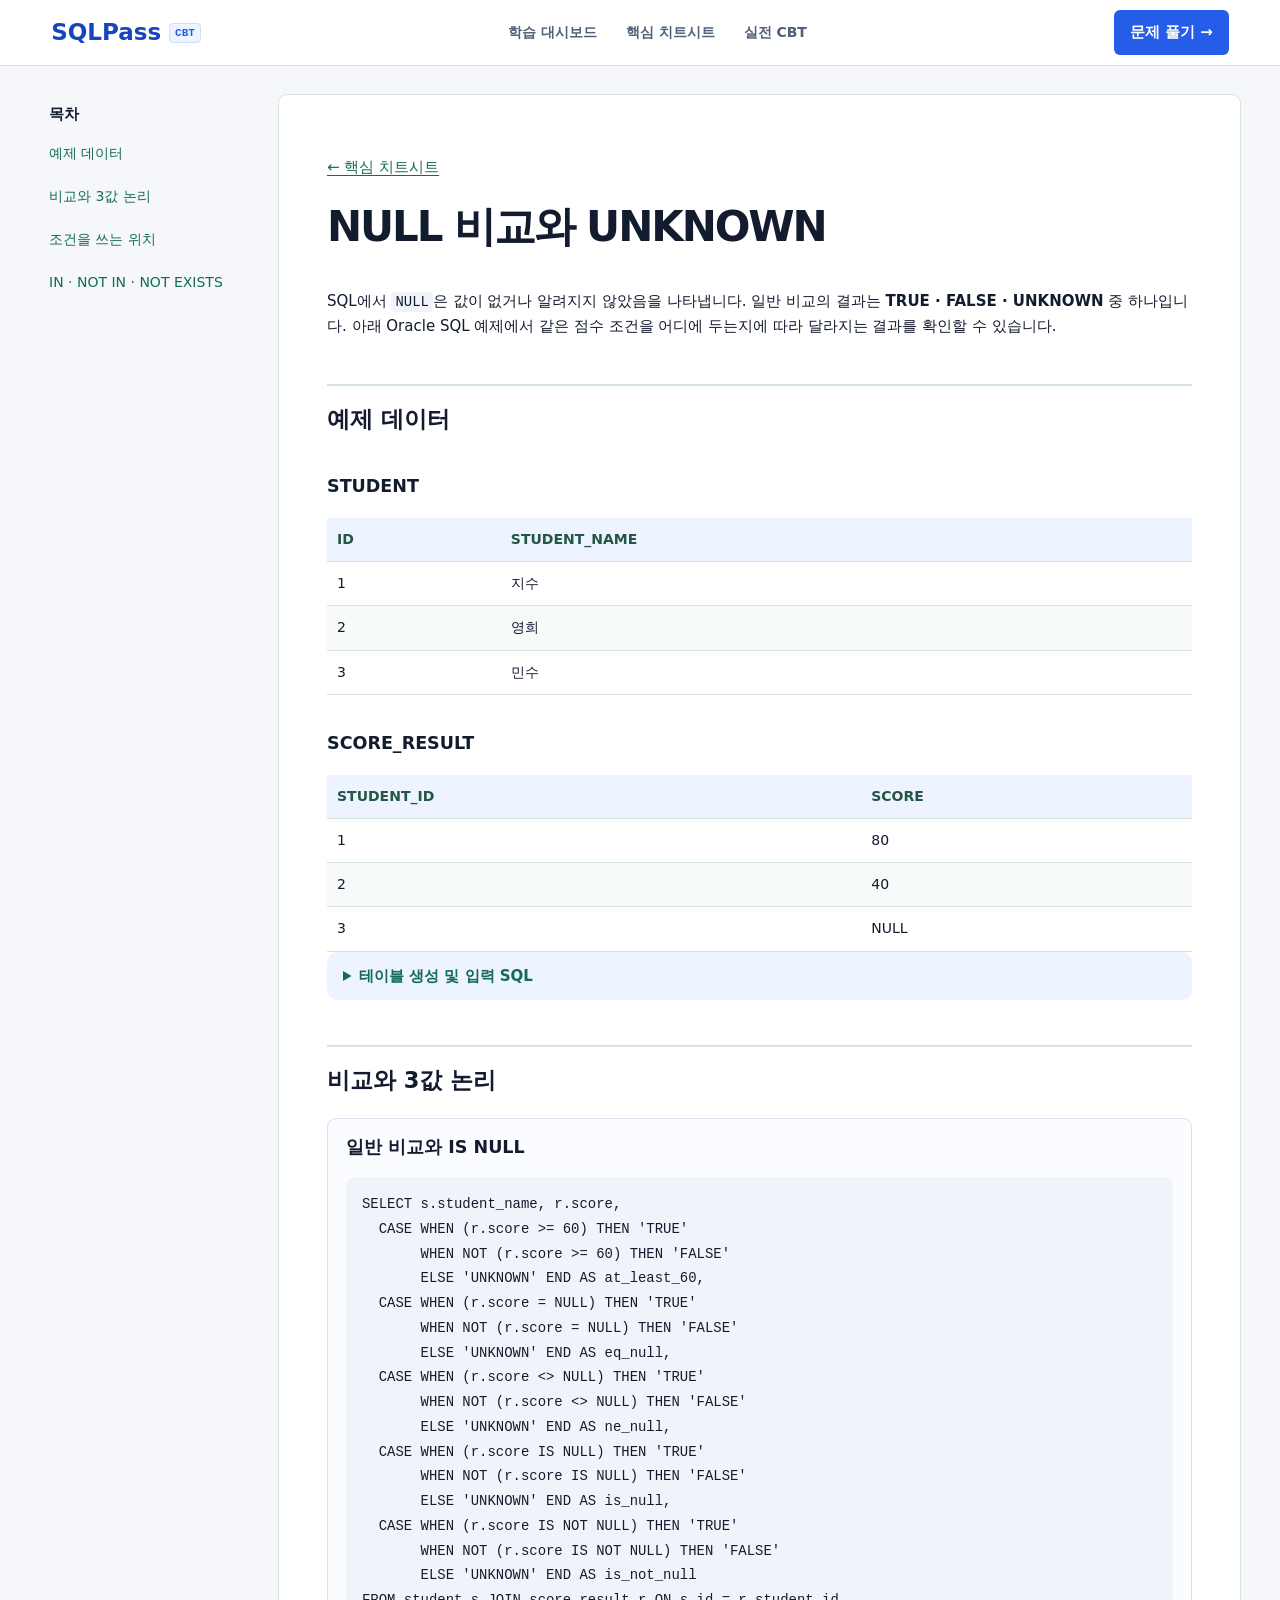
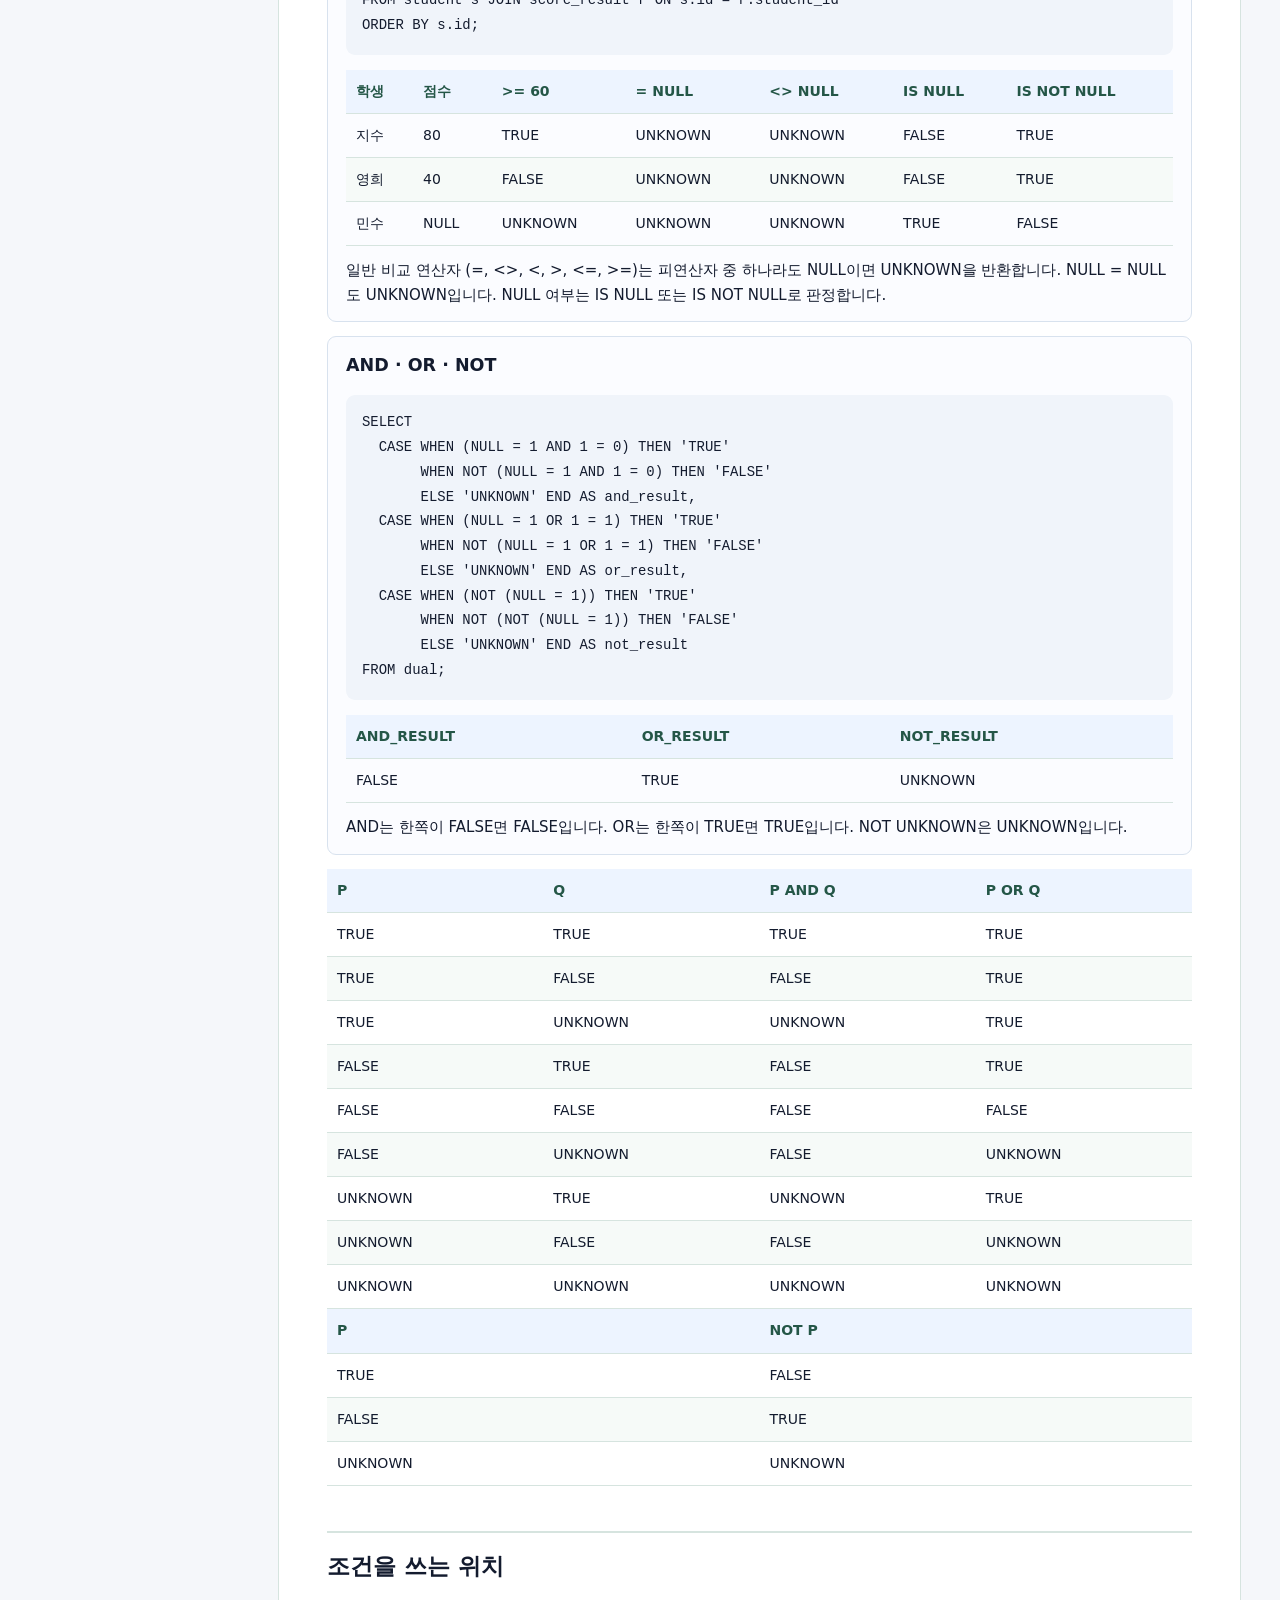
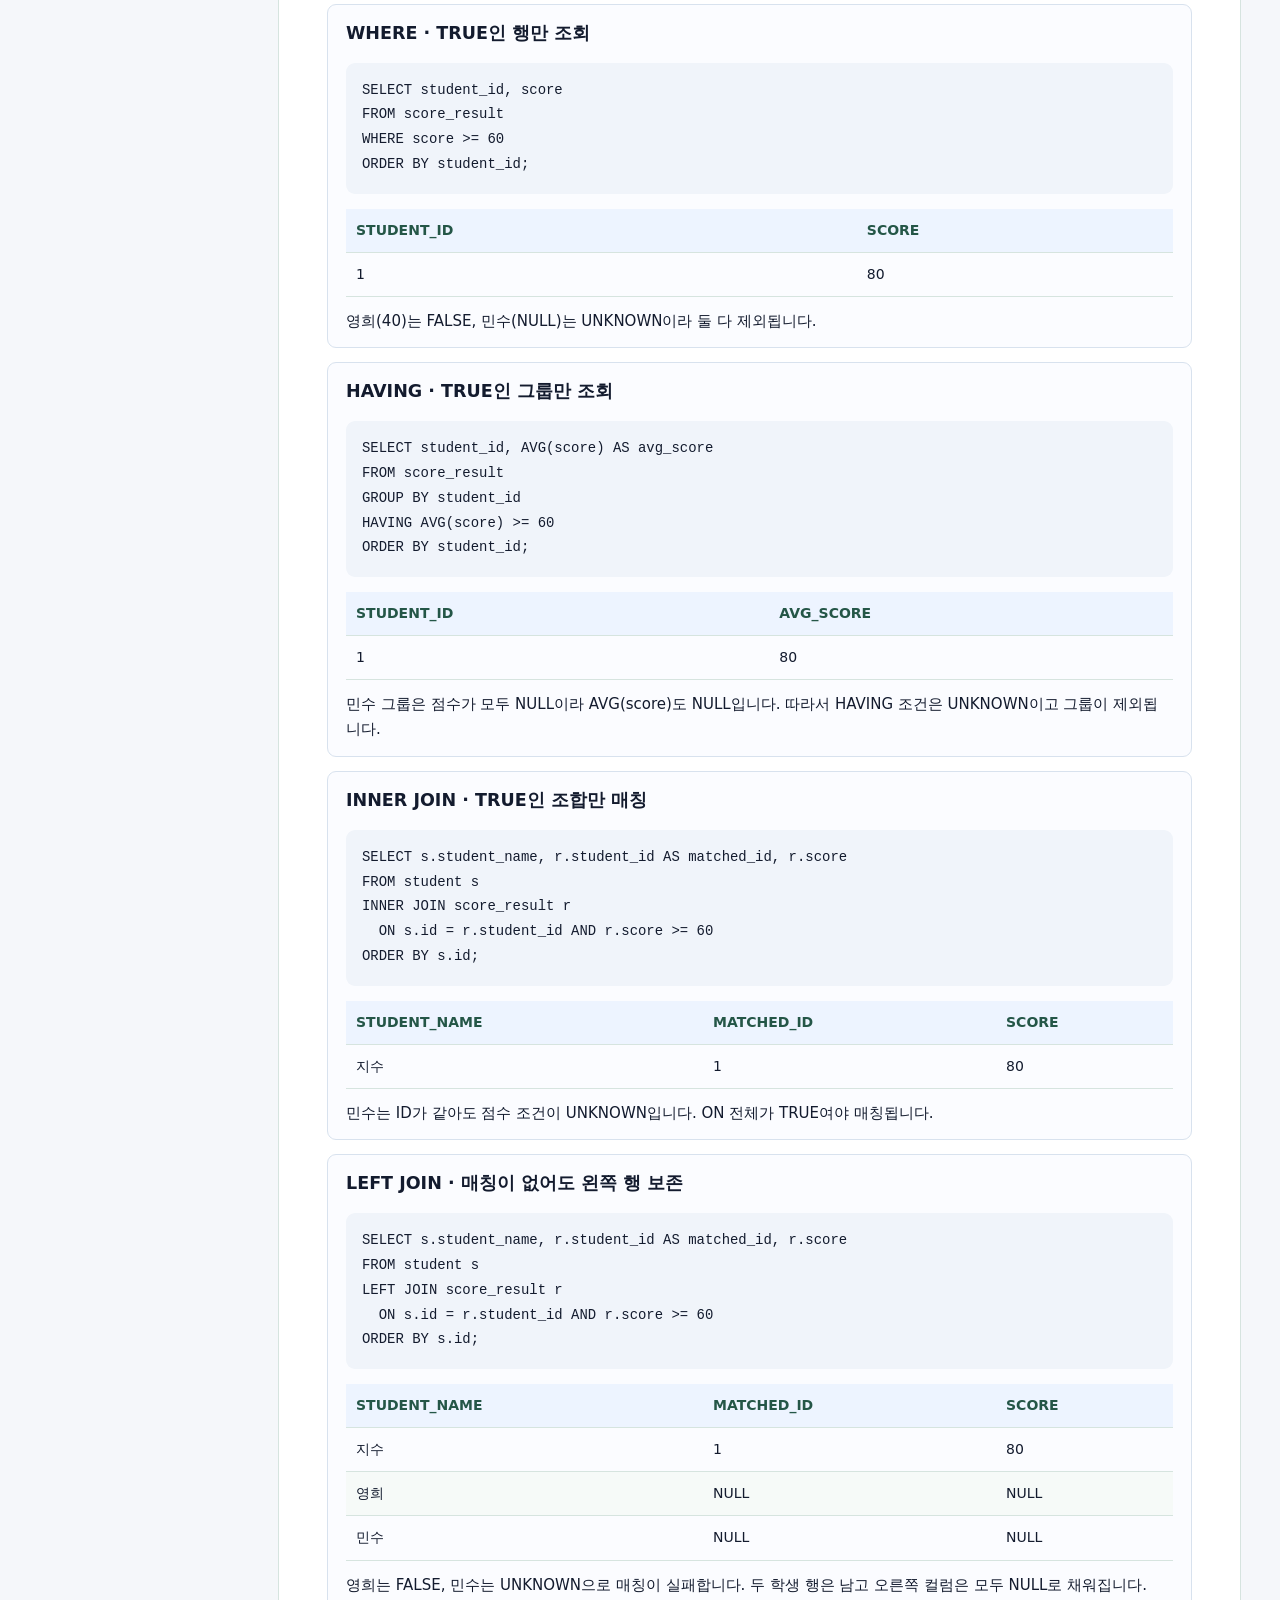
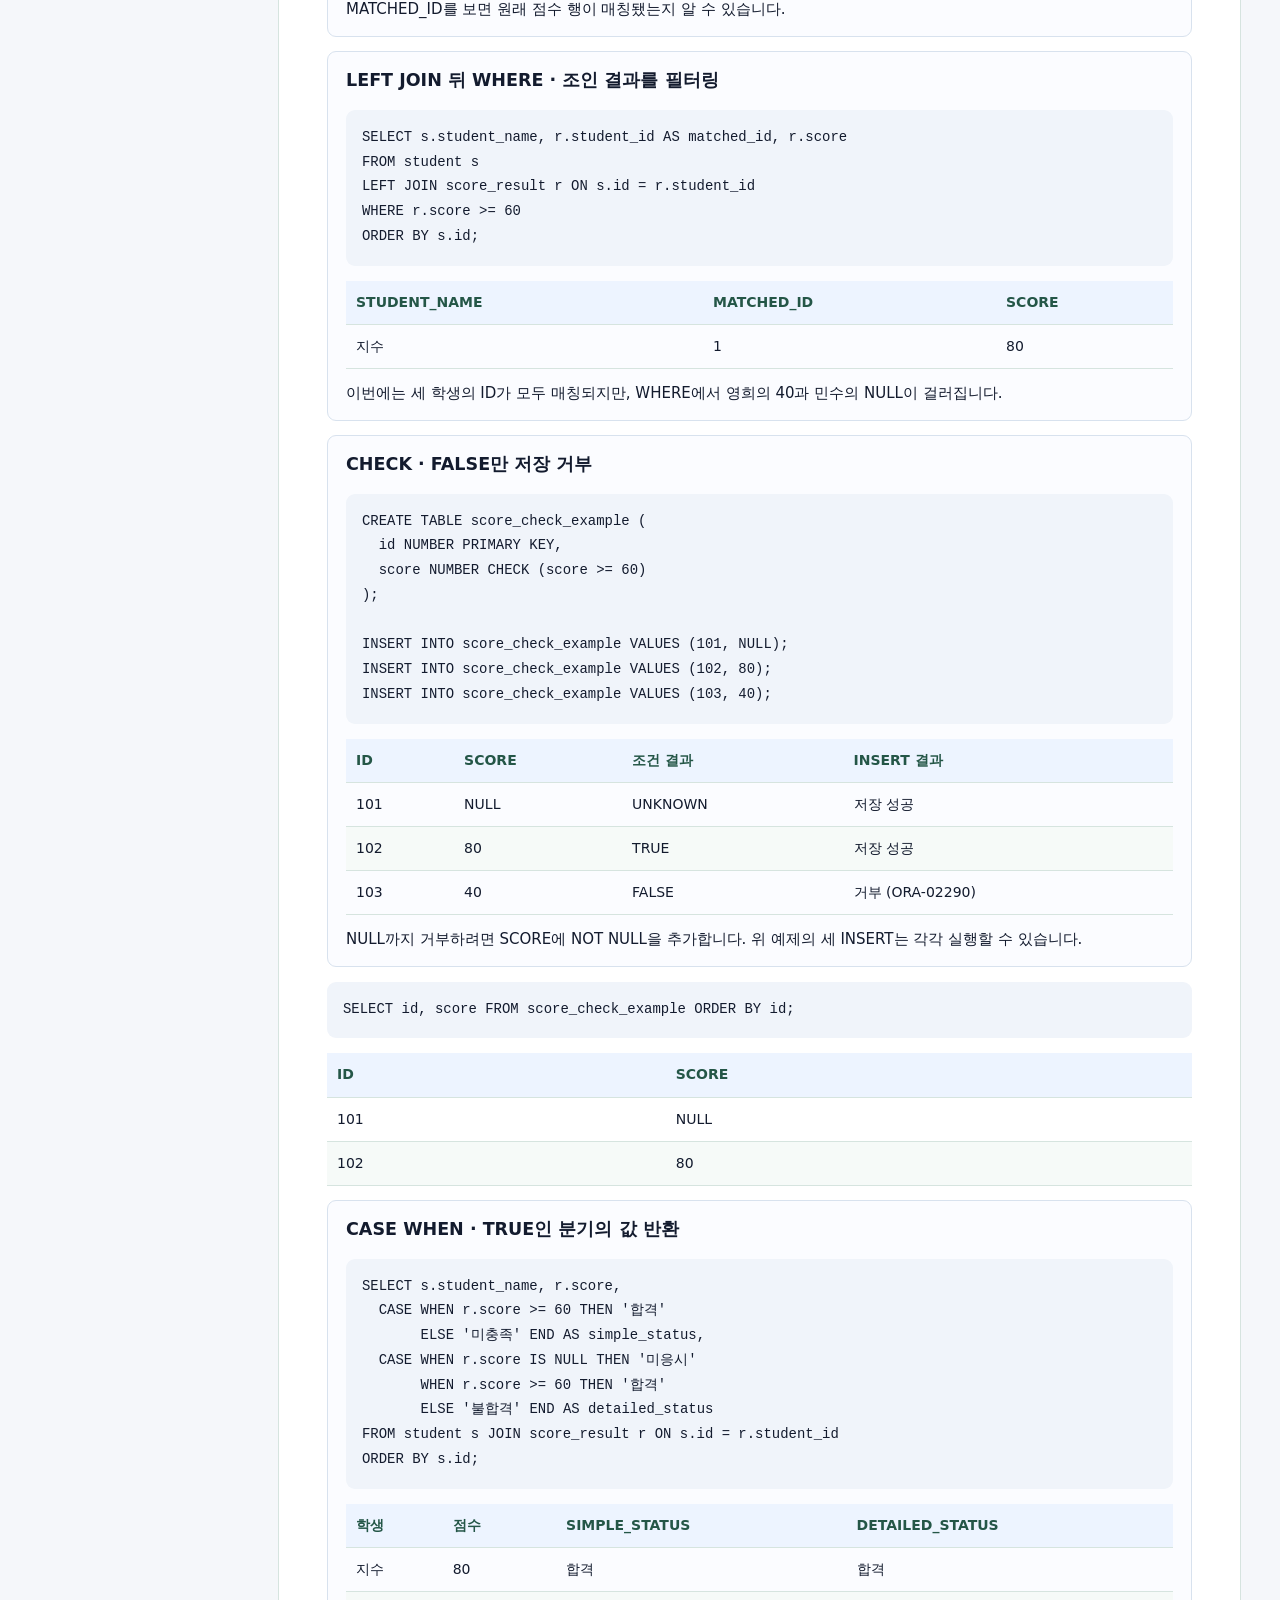
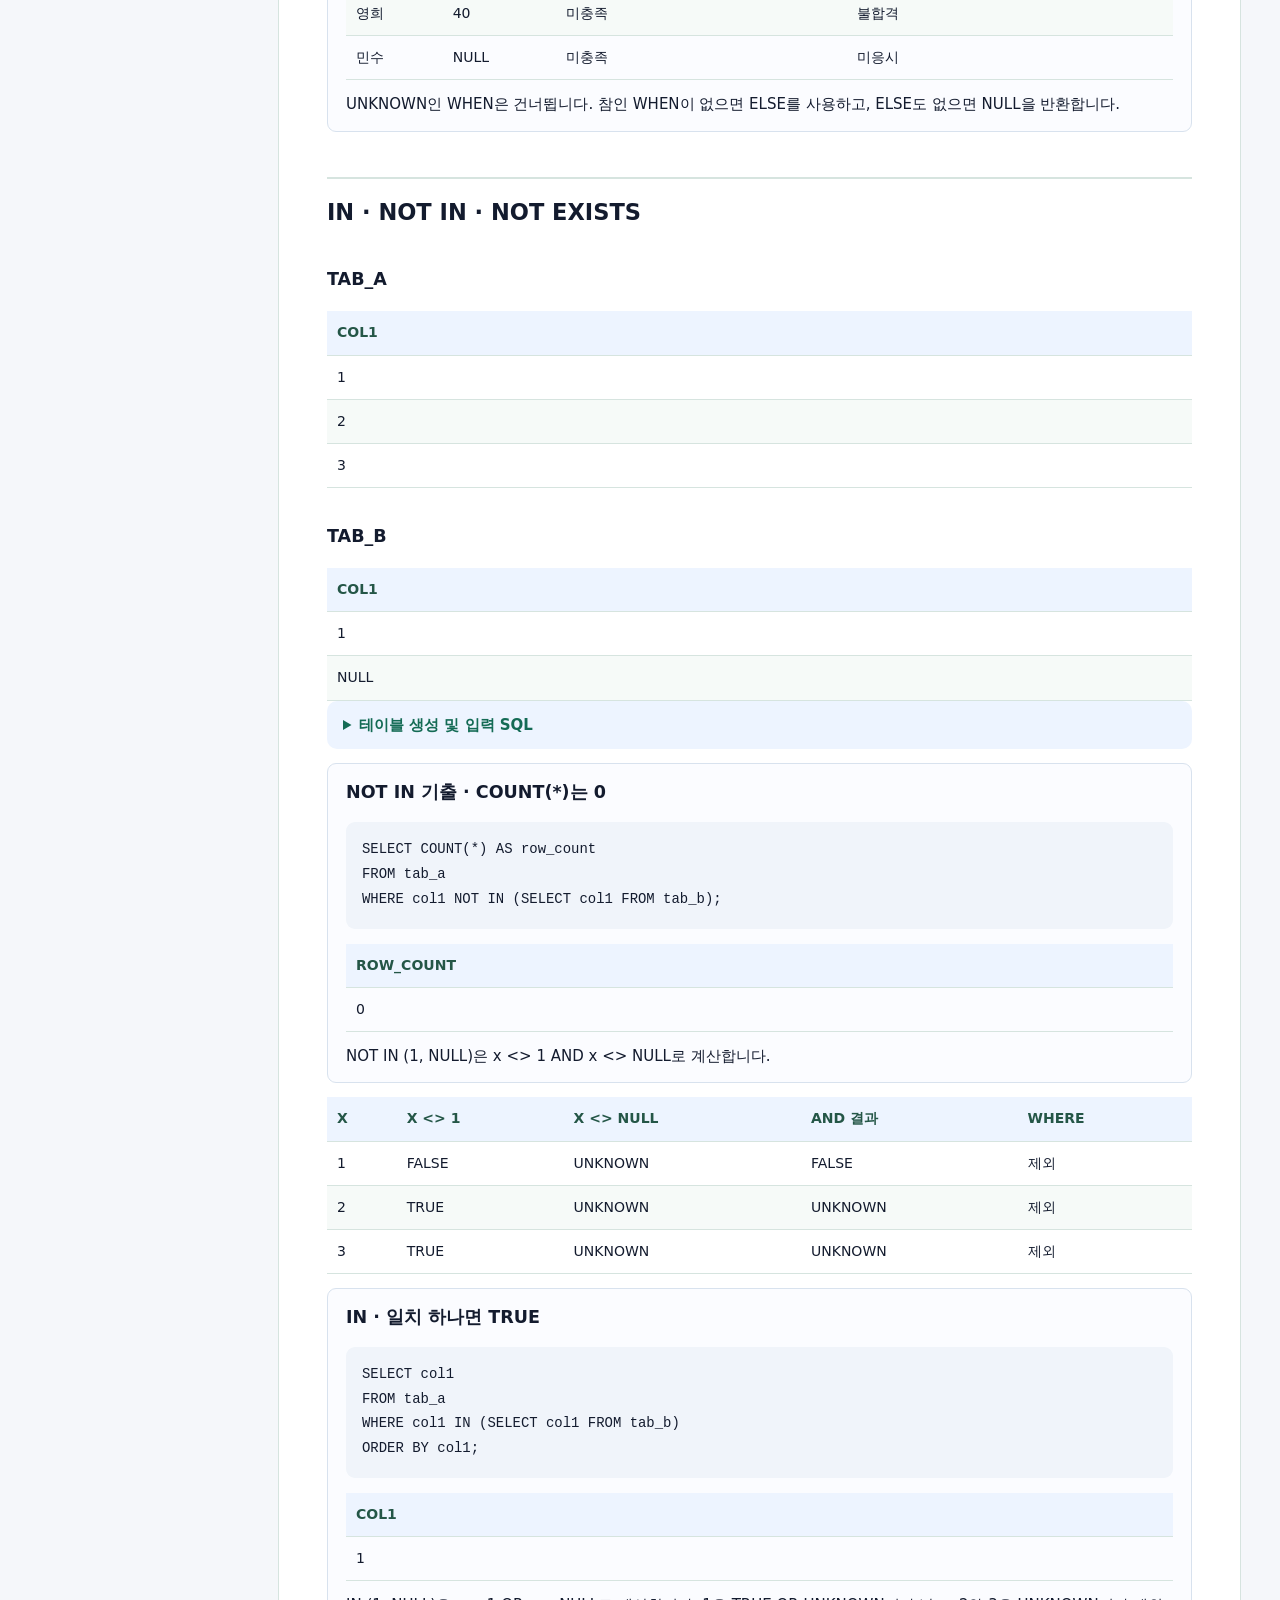
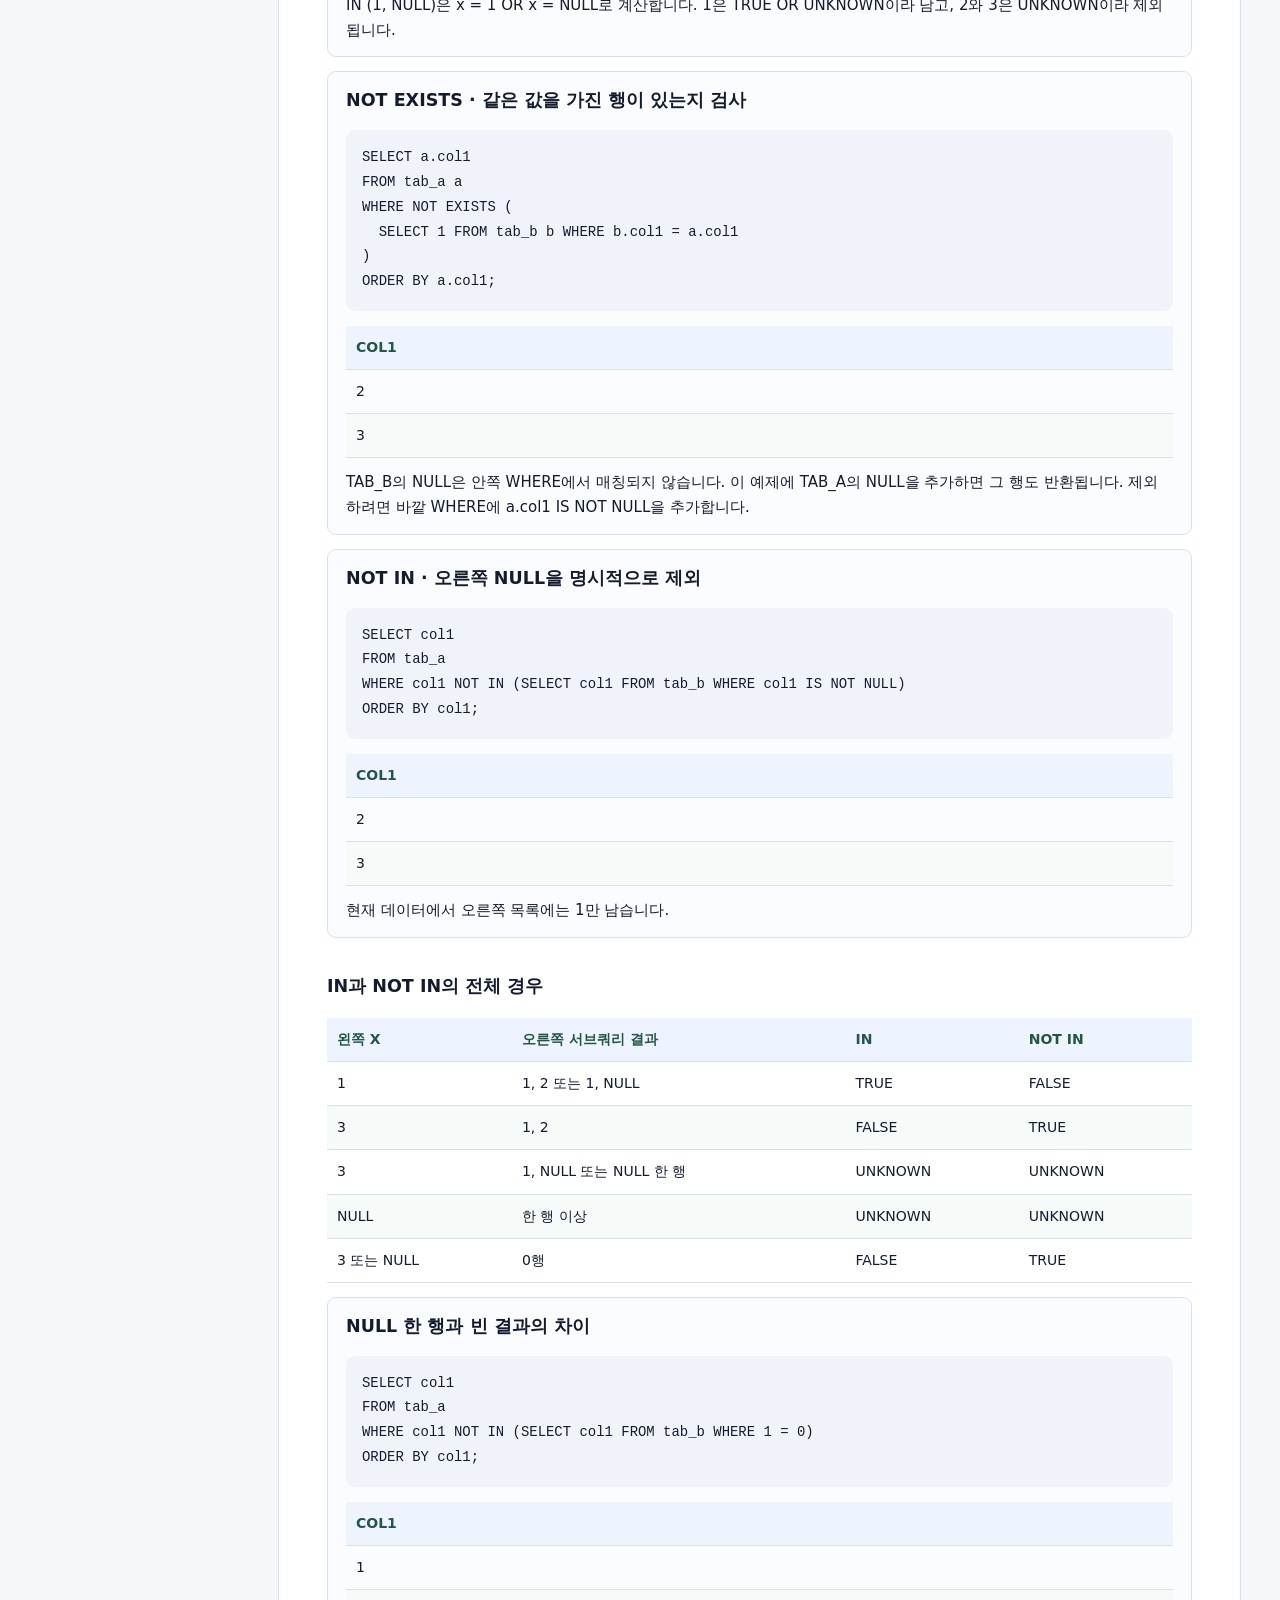
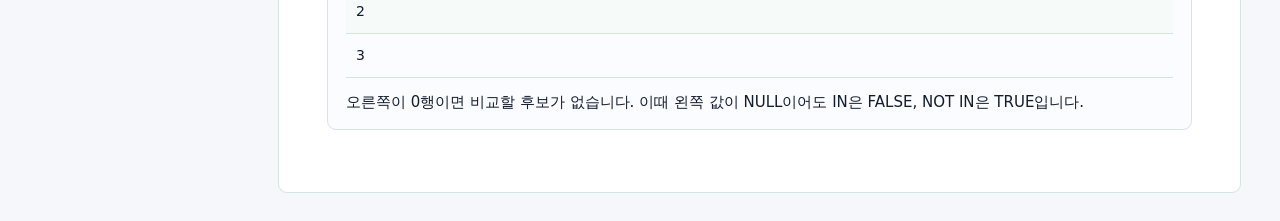
<file: null-comparison.html>
<!doctype html>
<html lang="ko">
<head>
<meta charset="utf-8">
<meta name="viewport" content="width=device-width, initial-scale=1">
<title>NULL 비교와 UNKNOWN | SQLPass 치트시트</title>
<link rel="stylesheet" href="cheatsheet.css">
<link rel="stylesheet" href="platform.css">
</head>
<body class="sheet-page">
<header class="platform-header"><a class="wordmark" href="index.html">SQLPass <span>CBT</span></a><nav aria-label="주 메뉴"><a href="index.html">학습 대시보드</a><a href="cheatsheet.html">핵심 치트시트</a><a href="cbt.html">실전 CBT</a></nav><a href="cbt.html" class="action header-action">문제 풀기 →</a></header>
<div class="layout">
<aside><strong>목차</strong><nav aria-label="페이지 목차"><a href="#data">예제 데이터</a><a href="#logic">비교와 3값 논리</a><a href="#contexts">조건을 쓰는 위치</a><a href="#membership">IN · NOT IN · NOT EXISTS</a></nav></aside>
<main>
<p><a href="cheatsheet.html">← 핵심 치트시트</a></p>
<h1>NULL 비교와 UNKNOWN</h1>
<p>SQL에서 <code>NULL</code>은 값이 없거나 알려지지 않았음을 나타냅니다. 일반 비교의 결과는 <strong>TRUE · FALSE · UNKNOWN</strong> 중 하나입니다. 아래 Oracle SQL 예제에서 같은 점수 조건을 어디에 두는지에 따라 달라지는 결과를 확인할 수 있습니다.</p>
<h2 id="data">예제 데이터</h2>
<h3>STUDENT</h3><div class="table-wrap"><table><thead><tr><th scope="col">ID</th><th scope="col">STUDENT_NAME</th></tr></thead><tbody><tr><td>1</td><td>지수</td></tr>
<tr><td>2</td><td>영희</td></tr>
<tr><td>3</td><td>민수</td></tr></tbody></table></div>
<h3>SCORE_RESULT</h3><div class="table-wrap"><table><thead><tr><th scope="col">STUDENT_ID</th><th scope="col">SCORE</th></tr></thead><tbody><tr><td>1</td><td>80</td></tr>
<tr><td>2</td><td>40</td></tr>
<tr><td>3</td><td>NULL</td></tr></tbody></table></div>
<details><summary>테이블 생성 및 입력 SQL</summary><pre><code>CREATE TABLE student (
  id NUMBER PRIMARY KEY,
  student_name VARCHAR2(20 CHAR) NOT NULL
);
CREATE TABLE score_result (
  student_id NUMBER PRIMARY KEY REFERENCES student(id),
  score NUMBER
);

INSERT INTO student VALUES (1, '지수');
INSERT INTO student VALUES (2, '영희');
INSERT INTO student VALUES (3, '민수');
INSERT INTO score_result VALUES (1, 80);
INSERT INTO score_result VALUES (2, 40);
INSERT INTO score_result VALUES (3, NULL);</code></pre></details>
<h2 id="logic">비교와 3값 논리</h2>
<article class="concept-card"><h3>일반 비교와 IS NULL</h3><pre><code>SELECT s.student_name, r.score,
  CASE WHEN (r.score &gt;= 60) THEN 'TRUE'
       WHEN NOT (r.score &gt;= 60) THEN 'FALSE'
       ELSE 'UNKNOWN' END AS at_least_60,
  CASE WHEN (r.score = NULL) THEN 'TRUE'
       WHEN NOT (r.score = NULL) THEN 'FALSE'
       ELSE 'UNKNOWN' END AS eq_null,
  CASE WHEN (r.score &lt;&gt; NULL) THEN 'TRUE'
       WHEN NOT (r.score &lt;&gt; NULL) THEN 'FALSE'
       ELSE 'UNKNOWN' END AS ne_null,
  CASE WHEN (r.score IS NULL) THEN 'TRUE'
       WHEN NOT (r.score IS NULL) THEN 'FALSE'
       ELSE 'UNKNOWN' END AS is_null,
  CASE WHEN (r.score IS NOT NULL) THEN 'TRUE'
       WHEN NOT (r.score IS NOT NULL) THEN 'FALSE'
       ELSE 'UNKNOWN' END AS is_not_null
FROM student s JOIN score_result r ON s.id = r.student_id
ORDER BY s.id;</code></pre><div class="table-wrap"><table><thead><tr><th scope="col">학생</th><th scope="col">점수</th><th scope="col">&gt;= 60</th><th scope="col">= NULL</th><th scope="col">&lt;&gt; NULL</th><th scope="col">IS NULL</th><th scope="col">IS NOT NULL</th></tr></thead><tbody><tr><td>지수</td><td>80</td><td>TRUE</td><td>UNKNOWN</td><td>UNKNOWN</td><td>FALSE</td><td>TRUE</td></tr>
<tr><td>영희</td><td>40</td><td>FALSE</td><td>UNKNOWN</td><td>UNKNOWN</td><td>FALSE</td><td>TRUE</td></tr>
<tr><td>민수</td><td>NULL</td><td>UNKNOWN</td><td>UNKNOWN</td><td>UNKNOWN</td><td>TRUE</td><td>FALSE</td></tr></tbody></table></div><p>일반 비교 연산자 (=, &lt;&gt;, &lt;, &gt;, &lt;=, &gt;=)는 피연산자 중 하나라도 NULL이면 UNKNOWN을 반환합니다. NULL = NULL도 UNKNOWN입니다. NULL 여부는 IS NULL 또는 IS NOT NULL로 판정합니다.</p></article>
<article class="concept-card"><h3>AND · OR · NOT</h3><pre><code>SELECT
  CASE WHEN (NULL = 1 AND 1 = 0) THEN 'TRUE'
       WHEN NOT (NULL = 1 AND 1 = 0) THEN 'FALSE'
       ELSE 'UNKNOWN' END AS and_result,
  CASE WHEN (NULL = 1 OR 1 = 1) THEN 'TRUE'
       WHEN NOT (NULL = 1 OR 1 = 1) THEN 'FALSE'
       ELSE 'UNKNOWN' END AS or_result,
  CASE WHEN (NOT (NULL = 1)) THEN 'TRUE'
       WHEN NOT (NOT (NULL = 1)) THEN 'FALSE'
       ELSE 'UNKNOWN' END AS not_result
FROM dual;</code></pre><div class="table-wrap"><table><thead><tr><th scope="col">AND_RESULT</th><th scope="col">OR_RESULT</th><th scope="col">NOT_RESULT</th></tr></thead><tbody><tr><td>FALSE</td><td>TRUE</td><td>UNKNOWN</td></tr></tbody></table></div><p>AND는 한쪽이 FALSE면 FALSE입니다. OR는 한쪽이 TRUE면 TRUE입니다. NOT UNKNOWN은 UNKNOWN입니다.</p></article>
<div class="table-wrap"><table><thead><tr><th scope="col">P</th><th scope="col">Q</th><th scope="col">P AND Q</th><th scope="col">P OR Q</th></tr></thead><tbody><tr><td>TRUE</td><td>TRUE</td><td>TRUE</td><td>TRUE</td></tr>
<tr><td>TRUE</td><td>FALSE</td><td>FALSE</td><td>TRUE</td></tr>
<tr><td>TRUE</td><td>UNKNOWN</td><td>UNKNOWN</td><td>TRUE</td></tr>
<tr><td>FALSE</td><td>TRUE</td><td>FALSE</td><td>TRUE</td></tr>
<tr><td>FALSE</td><td>FALSE</td><td>FALSE</td><td>FALSE</td></tr>
<tr><td>FALSE</td><td>UNKNOWN</td><td>FALSE</td><td>UNKNOWN</td></tr>
<tr><td>UNKNOWN</td><td>TRUE</td><td>UNKNOWN</td><td>TRUE</td></tr>
<tr><td>UNKNOWN</td><td>FALSE</td><td>FALSE</td><td>UNKNOWN</td></tr>
<tr><td>UNKNOWN</td><td>UNKNOWN</td><td>UNKNOWN</td><td>UNKNOWN</td></tr></tbody></table></div>
<div class="table-wrap"><table><thead><tr><th scope="col">P</th><th scope="col">NOT P</th></tr></thead><tbody><tr><td>TRUE</td><td>FALSE</td></tr>
<tr><td>FALSE</td><td>TRUE</td></tr>
<tr><td>UNKNOWN</td><td>UNKNOWN</td></tr></tbody></table></div>
<h2 id="contexts">조건을 쓰는 위치</h2>
<article class="concept-card"><h3>WHERE · TRUE인 행만 조회</h3><pre><code>SELECT student_id, score
FROM score_result
WHERE score &gt;= 60
ORDER BY student_id;</code></pre><div class="table-wrap"><table><thead><tr><th scope="col">STUDENT_ID</th><th scope="col">SCORE</th></tr></thead><tbody><tr><td>1</td><td>80</td></tr></tbody></table></div><p>영희(40)는 FALSE, 민수(NULL)는 UNKNOWN이라 둘 다 제외됩니다.</p></article>
<article class="concept-card"><h3>HAVING · TRUE인 그룹만 조회</h3><pre><code>SELECT student_id, AVG(score) AS avg_score
FROM score_result
GROUP BY student_id
HAVING AVG(score) &gt;= 60
ORDER BY student_id;</code></pre><div class="table-wrap"><table><thead><tr><th scope="col">STUDENT_ID</th><th scope="col">AVG_SCORE</th></tr></thead><tbody><tr><td>1</td><td>80</td></tr></tbody></table></div><p>민수 그룹은 점수가 모두 NULL이라 AVG(score)도 NULL입니다. 따라서 HAVING 조건은 UNKNOWN이고 그룹이 제외됩니다.</p></article>
<article class="concept-card"><h3>INNER JOIN · TRUE인 조합만 매칭</h3><pre><code>SELECT s.student_name, r.student_id AS matched_id, r.score
FROM student s
INNER JOIN score_result r
  ON s.id = r.student_id AND r.score &gt;= 60
ORDER BY s.id;</code></pre><div class="table-wrap"><table><thead><tr><th scope="col">STUDENT_NAME</th><th scope="col">MATCHED_ID</th><th scope="col">SCORE</th></tr></thead><tbody><tr><td>지수</td><td>1</td><td>80</td></tr></tbody></table></div><p>민수는 ID가 같아도 점수 조건이 UNKNOWN입니다. ON 전체가 TRUE여야 매칭됩니다.</p></article>
<article class="concept-card"><h3>LEFT JOIN · 매칭이 없어도 왼쪽 행 보존</h3><pre><code>SELECT s.student_name, r.student_id AS matched_id, r.score
FROM student s
LEFT JOIN score_result r
  ON s.id = r.student_id AND r.score &gt;= 60
ORDER BY s.id;</code></pre><div class="table-wrap"><table><thead><tr><th scope="col">STUDENT_NAME</th><th scope="col">MATCHED_ID</th><th scope="col">SCORE</th></tr></thead><tbody><tr><td>지수</td><td>1</td><td>80</td></tr>
<tr><td>영희</td><td>NULL</td><td>NULL</td></tr>
<tr><td>민수</td><td>NULL</td><td>NULL</td></tr></tbody></table></div><p>영희는 FALSE, 민수는 UNKNOWN으로 매칭이 실패합니다. 두 학생 행은 남고 오른쪽 컬럼은 모두 NULL로 채워집니다. MATCHED_ID를 보면 원래 점수 행이 매칭됐는지 알 수 있습니다.</p></article>
<article class="concept-card"><h3>LEFT JOIN 뒤 WHERE · 조인 결과를 필터링</h3><pre><code>SELECT s.student_name, r.student_id AS matched_id, r.score
FROM student s
LEFT JOIN score_result r ON s.id = r.student_id
WHERE r.score &gt;= 60
ORDER BY s.id;</code></pre><div class="table-wrap"><table><thead><tr><th scope="col">STUDENT_NAME</th><th scope="col">MATCHED_ID</th><th scope="col">SCORE</th></tr></thead><tbody><tr><td>지수</td><td>1</td><td>80</td></tr></tbody></table></div><p>이번에는 세 학생의 ID가 모두 매칭되지만, WHERE에서 영희의 40과 민수의 NULL이 걸러집니다.</p></article>
<article class="concept-card"><h3>CHECK · FALSE만 저장 거부</h3><pre><code>CREATE TABLE score_check_example (
  id NUMBER PRIMARY KEY,
  score NUMBER CHECK (score &gt;= 60)
);

INSERT INTO score_check_example VALUES (101, NULL);
INSERT INTO score_check_example VALUES (102, 80);
INSERT INTO score_check_example VALUES (103, 40);</code></pre><div class="table-wrap"><table><thead><tr><th scope="col">ID</th><th scope="col">SCORE</th><th scope="col">조건 결과</th><th scope="col">INSERT 결과</th></tr></thead><tbody><tr><td>101</td><td>NULL</td><td>UNKNOWN</td><td>저장 성공</td></tr>
<tr><td>102</td><td>80</td><td>TRUE</td><td>저장 성공</td></tr>
<tr><td>103</td><td>40</td><td>FALSE</td><td>거부 (ORA-02290)</td></tr></tbody></table></div><p>NULL까지 거부하려면 SCORE에 NOT NULL을 추가합니다. 위 예제의 세 INSERT는 각각 실행할 수 있습니다.</p></article>
<pre><code>SELECT id, score FROM score_check_example ORDER BY id;</code></pre>
<div class="table-wrap"><table><thead><tr><th scope="col">ID</th><th scope="col">SCORE</th></tr></thead><tbody><tr><td>101</td><td>NULL</td></tr>
<tr><td>102</td><td>80</td></tr></tbody></table></div>
<article class="concept-card"><h3>CASE WHEN · TRUE인 분기의 값 반환</h3><pre><code>SELECT s.student_name, r.score,
  CASE WHEN r.score &gt;= 60 THEN '합격'
       ELSE '미충족' END AS simple_status,
  CASE WHEN r.score IS NULL THEN '미응시'
       WHEN r.score &gt;= 60 THEN '합격'
       ELSE '불합격' END AS detailed_status
FROM student s JOIN score_result r ON s.id = r.student_id
ORDER BY s.id;</code></pre><div class="table-wrap"><table><thead><tr><th scope="col">학생</th><th scope="col">점수</th><th scope="col">SIMPLE_STATUS</th><th scope="col">DETAILED_STATUS</th></tr></thead><tbody><tr><td>지수</td><td>80</td><td>합격</td><td>합격</td></tr>
<tr><td>영희</td><td>40</td><td>미충족</td><td>불합격</td></tr>
<tr><td>민수</td><td>NULL</td><td>미충족</td><td>미응시</td></tr></tbody></table></div><p>UNKNOWN인 WHEN은 건너뜁니다. 참인 WHEN이 없으면 ELSE를 사용하고, ELSE도 없으면 NULL을 반환합니다.</p></article>
<h2 id="membership">IN · NOT IN · NOT EXISTS</h2>
<h3>TAB_A</h3><div class="table-wrap"><table><thead><tr><th scope="col">COL1</th></tr></thead><tbody><tr><td>1</td></tr>
<tr><td>2</td></tr>
<tr><td>3</td></tr></tbody></table></div>
<h3>TAB_B</h3><div class="table-wrap"><table><thead><tr><th scope="col">COL1</th></tr></thead><tbody><tr><td>1</td></tr>
<tr><td>NULL</td></tr></tbody></table></div>
<details><summary>테이블 생성 및 입력 SQL</summary><pre><code>CREATE TABLE tab_a (col1 NUMBER);
CREATE TABLE tab_b (col1 NUMBER);
INSERT INTO tab_a VALUES (1);
INSERT INTO tab_a VALUES (2);
INSERT INTO tab_a VALUES (3);
INSERT INTO tab_b VALUES (1);
INSERT INTO tab_b VALUES (NULL);</code></pre></details>
<article class="concept-card"><h3>NOT IN 기출 · COUNT(*)는 0</h3><pre><code>SELECT COUNT(*) AS row_count
FROM tab_a
WHERE col1 NOT IN (SELECT col1 FROM tab_b);</code></pre><div class="table-wrap"><table><thead><tr><th scope="col">ROW_COUNT</th></tr></thead><tbody><tr><td>0</td></tr></tbody></table></div><p>NOT IN (1, NULL)은 x &lt;&gt; 1 AND x &lt;&gt; NULL로 계산합니다.</p></article>
<div class="table-wrap"><table><thead><tr><th scope="col">X</th><th scope="col">X &lt;&gt; 1</th><th scope="col">X &lt;&gt; NULL</th><th scope="col">AND 결과</th><th scope="col">WHERE</th></tr></thead><tbody><tr><td>1</td><td>FALSE</td><td>UNKNOWN</td><td>FALSE</td><td>제외</td></tr>
<tr><td>2</td><td>TRUE</td><td>UNKNOWN</td><td>UNKNOWN</td><td>제외</td></tr>
<tr><td>3</td><td>TRUE</td><td>UNKNOWN</td><td>UNKNOWN</td><td>제외</td></tr></tbody></table></div>
<article class="concept-card"><h3>IN · 일치 하나면 TRUE</h3><pre><code>SELECT col1
FROM tab_a
WHERE col1 IN (SELECT col1 FROM tab_b)
ORDER BY col1;</code></pre><div class="table-wrap"><table><thead><tr><th scope="col">COL1</th></tr></thead><tbody><tr><td>1</td></tr></tbody></table></div><p>IN (1, NULL)은 x = 1 OR x = NULL로 계산합니다. 1은 TRUE OR UNKNOWN이라 남고, 2와 3은 UNKNOWN이라 제외됩니다.</p></article>
<article class="concept-card"><h3>NOT EXISTS · 같은 값을 가진 행이 있는지 검사</h3><pre><code>SELECT a.col1
FROM tab_a a
WHERE NOT EXISTS (
  SELECT 1 FROM tab_b b WHERE b.col1 = a.col1
)
ORDER BY a.col1;</code></pre><div class="table-wrap"><table><thead><tr><th scope="col">COL1</th></tr></thead><tbody><tr><td>2</td></tr>
<tr><td>3</td></tr></tbody></table></div><p>TAB_B의 NULL은 안쪽 WHERE에서 매칭되지 않습니다. 이 예제에 TAB_A의 NULL을 추가하면 그 행도 반환됩니다. 제외하려면 바깥 WHERE에 a.col1 IS NOT NULL을 추가합니다.</p></article>
<article class="concept-card"><h3>NOT IN · 오른쪽 NULL을 명시적으로 제외</h3><pre><code>SELECT col1
FROM tab_a
WHERE col1 NOT IN (SELECT col1 FROM tab_b WHERE col1 IS NOT NULL)
ORDER BY col1;</code></pre><div class="table-wrap"><table><thead><tr><th scope="col">COL1</th></tr></thead><tbody><tr><td>2</td></tr>
<tr><td>3</td></tr></tbody></table></div><p>현재 데이터에서 오른쪽 목록에는 1만 남습니다.</p></article>
<h3>IN과 NOT IN의 전체 경우</h3>
<div class="table-wrap"><table><thead><tr><th scope="col">왼쪽 X</th><th scope="col">오른쪽 서브쿼리 결과</th><th scope="col">IN</th><th scope="col">NOT IN</th></tr></thead><tbody><tr><td>1</td><td>1, 2 또는 1, NULL</td><td>TRUE</td><td>FALSE</td></tr>
<tr><td>3</td><td>1, 2</td><td>FALSE</td><td>TRUE</td></tr>
<tr><td>3</td><td>1, NULL 또는 NULL 한 행</td><td>UNKNOWN</td><td>UNKNOWN</td></tr>
<tr><td>NULL</td><td>한 행 이상</td><td>UNKNOWN</td><td>UNKNOWN</td></tr>
<tr><td>3 또는 NULL</td><td>0행</td><td>FALSE</td><td>TRUE</td></tr></tbody></table></div>
<article class="concept-card"><h3>NULL 한 행과 빈 결과의 차이</h3><pre><code>SELECT col1
FROM tab_a
WHERE col1 NOT IN (SELECT col1 FROM tab_b WHERE 1 = 0)
ORDER BY col1;</code></pre><div class="table-wrap"><table><thead><tr><th scope="col">COL1</th></tr></thead><tbody><tr><td>1</td></tr>
<tr><td>2</td></tr>
<tr><td>3</td></tr></tbody></table></div><p>오른쪽이 0행이면 비교할 후보가 없습니다. 이때 왼쪽 값이 NULL이어도 IN은 FALSE, NOT IN은 TRUE입니다.</p></article>
</main>
</div>
</body>
</html>
</file>
<file: platform.css>
:root {
  --blue:#255de9; --blue-dark:#1745bc; --pale:#edf4ff; --line:#d8e2ee;
  --ink:#131b2e; --muted:#516179; --paper:#f5f7fa; --green:var(--blue);
}
*{box-sizing:border-box}
body{margin:0;color:var(--ink);background:var(--paper);font:15px/1.65 "Malgun Gothic",system-ui,sans-serif}
.platform-header{height:auto;min-height:66px;display:flex;justify-content:space-between;align-items:center;gap:20px;padding:10px max(20px,4vw);background:white;border-bottom:1px solid var(--line)}
.platform-header a{text-decoration:none}
.wordmark{color:var(--blue-dark);font-size:23px;font-weight:800;white-space:nowrap}
.wordmark span{color:var(--blue);font:700 11px ui-monospace,monospace;background:var(--pale);border:1px solid #cfdef9;border-radius:4px;padding:3px 5px;vertical-align:middle}
.platform-header nav{display:flex;flex-wrap:wrap;gap:5px}
.platform-header nav a{padding:8px 12px;color:var(--muted);font-weight:650;border-radius:6px;font-size:14px}
.platform-header nav a:hover,.platform-header nav a[aria-current=page]{background:var(--pale);color:var(--blue-dark)}
.action,.secondary-action{display:inline-flex;align-items:center;justify-content:center;border-radius:6px;padding:10px 16px;font-weight:700;text-decoration:none;white-space:nowrap}
.action{background:var(--blue);color:white}
.action:hover{background:var(--blue-dark)}
.secondary-action{color:var(--blue-dark);background:var(--pale);border:1px solid #cfdef9}
.secondary-action:hover{background:#e0ebff}
.dashboard-main{max-width:1220px;margin:auto;padding:34px 24px 48px}
.banner{display:flex;align-items:center;justify-content:space-between;gap:18px;padding:24px 28px;background:linear-gradient(110deg,#fff 24%,#e6f1ff);border:1px solid var(--line);border-radius:9px}
.banner h1{margin:2px 0 4px;font-size:clamp(25px,4vw,35px);letter-spacing:-.05em}
.banner p,.study-card p,.review-link p,.metrics p{color:var(--muted);margin:0}
.banner .subject-label{color:var(--blue-dark);font-size:12px;font-weight:750}
.metrics{display:grid;grid-template-columns:repeat(3,1fr);gap:14px;margin:22px 0}
.metrics article,.study-card,.review-link{border:1px solid var(--line);border-radius:9px;background:#fff;padding:20px}
.metrics span,.metrics p{font-size:13px;color:var(--muted)}
.metrics strong{display:block;font-size:32px;color:var(--blue-dark);line-height:1.4}
.metrics small{font-size:14px;font-weight:500}
.study-grid{display:grid;grid-template-columns:1fr 1fr;gap:14px}
.study-card h2{margin:10px 0 6px;font-size:22px}
.section-icon{background:var(--pale);color:var(--blue);width:36px;height:36px;border-radius:6px;display:grid;place-items:center;font-size:20px}
.chips{display:flex;flex-wrap:wrap;gap:6px;margin:16px 0}
.chips span{background:var(--paper);color:var(--muted);padding:3px 7px;border-radius:4px;font-size:12px}
.review-link{margin-top:20px;display:flex;align-items:center;justify-content:space-between;gap:14px}
.review-link a{color:var(--blue-dark);white-space:nowrap}
.platform-footer{border-top:1px solid var(--line);padding:18px 24px;text-align:center;color:var(--muted);font-size:13px}
.cbt-page .panel,.cbt-page .card,.cbt-page .image-viewer{border-radius:9px}
.cbt-page .hero-art{transform:none;background:#e7efff}
.cbt-page .hero-art .code{background:#17346c;color:#e3edff;box-shadow:8px 10px 0 #c5d8f7}
.cbt-page .hero-art small{color:var(--muted)}
.cbt-page .side{border-color:#cddcf0}
.cbt-page .grid button{background:#f0f4fa;color:#415476}
.cbt-page .grid .done{background:#e5efff;color:var(--blue-dark);border-color:#b9d1ff}
.cbt-page .grid .active{background:var(--blue);color:white;outline-color:var(--blue)}
.cbt-page .image-tools,.cbt-page .tag,.cbt-page .resume{background:var(--pale);color:var(--blue-dark)}
.cbt-page .image-tools button[aria-pressed=true],.cbt-page .answers button.selected{background:#e0ebff;color:var(--blue-dark)}
.cbt-page .answers button.correct{background:#147d65;color:white}
.cbt-page .answers button.wrong{background:#fce8e6;color:#a94438}
.cbt-page .timer{background:#fff0f2;color:#b42348}
.sheet-page .layout{grid-template-columns:215px minmax(0,1fr)}
.sheet-page main{border-radius:9px}
.sheet-page .sheet-search{width:100%;padding:10px 12px;border:1px solid var(--line);border-radius:6px;font:inherit;margin:8px 0}
.sheet-page input[type=checkbox]{accent-color:var(--blue)}
.sheet-page th,.sheet-page tr:has(input:checked),.sheet-page details{background:var(--pale)}
.sheet-page code,.sheet-page pre{background:#f0f4fa}
.sheet-page pre code{background:none}
@media(max-width:760px){
  .platform-header{flex-wrap:wrap;gap:4px;padding:8px 14px}
  .platform-header nav{order:2;width:100%}
  .platform-header nav a{font-size:13px;padding:7px 9px}
  .header-action{font-size:13px;padding:6px 10px}
  .dashboard-main{padding:18px 12px 28px}
  .banner{align-items:start;flex-direction:column;padding:18px}
  .metrics{gap:7px}.metrics article{padding:9px}.metrics strong{font-size:23px}.metrics p{font-size:11px}
  .study-grid{grid-template-columns:1fr}
}
.sheet-page tr[hidden]{display:none!important}
.text-question p{font-size:18px;font-weight:650;color:var(--ink)}
.text-question pre{overflow:auto;background:#eef3fa;border:1px solid var(--line);border-radius:8px;padding:16px}
.answers.text-answers{grid-template-columns:1fr}
.answers.text-answers button{display:flex;gap:12px;text-align:left;font-size:15px;align-items:baseline}
.answers.text-answers button span:first-child{font-weight:750;flex:0 0 20px}
.review-choices li{padding:4px 0}
.concept-card{border:1px solid var(--line);border-radius:9px;padding:14px 18px;margin:14px 0;background:#fbfcff}.concept-card h3{margin:0 0 8px}.concept-card p:last-child{margin-bottom:0}.concept-card[hidden]{display:none}
</file>
<file: cheatsheet.css>
:root{color-scheme:light;--ink:#172b28;--muted:#50645f;--accent:#146b55;--border:#d6e4df;--bg:#f4f8f6}*{box-sizing:border-box}body{margin:0;background:var(--bg);color:var(--ink);font:16px/1.75 'Malgun Gothic',system-ui,sans-serif}a{color:var(--accent);text-underline-offset:3px}.layout{max-width:1250px;margin:auto;padding:28px 24px;display:grid;grid-template-columns:205px minmax(0,1fr);gap:24px}aside{position:sticky;top:22px;align-self:start}nav{display:grid;gap:6px}nav a{display:block;padding:7px 10px;text-decoration:none;border-radius:7px;font-size:14px}nav a:hover{background:#dceee7}nav .level-3{padding-left:20px;font-size:13px}aside strong{display:block;padding:8px 10px}output{display:block;color:var(--muted);padding:12px 10px;font-size:13px}main{min-width:0;background:white;border:1px solid var(--border);border-radius:16px;padding:clamp(18px,4vw,48px)}h1{margin-top:0;font-size:clamp(27px,4vw,42px);letter-spacing:-.05em}h2{margin-top:45px;padding-top:15px;border-top:2px solid var(--border)}h3{margin-top:34px}h2,h3{scroll-margin-top:18px}p{margin:12px 0}.table-wrap{overflow-x:auto}table{width:100%;border-collapse:collapse;font-size:14px}th,td{padding:10px;text-align:left;vertical-align:top;border-bottom:1px solid var(--border)}th{background:#e5f2ed;color:#245647}tbody tr:nth-child(even){background:#f6faf8}tr:has(input:checked){background:#e5f2ed}.check{text-align:center}input{accent-color:var(--accent);width:18px;height:18px}code{font: .93em Consolas,monospace;background:#eaf4ef;border-radius:4px;padding:2px 4px}pre{padding:16px;background:#edf5f1;border-radius:9px;overflow:auto}pre code{background:none;padding:0}li{margin-bottom:8px}details{background:#edf5f1;border-radius:10px;padding:12px 16px}summary{cursor:pointer;color:var(--accent);font-weight:bold}:focus-visible{outline:2px solid var(--accent);outline-offset:3px}
@media(max-width:760px){.layout{display:block;padding:12px}aside{position:static;margin-bottom:12px}nav{display:flex;flex-wrap:wrap}nav a,nav .level-3{padding:4px 8px}table:has(.check) thead{display:none}table:has(.check),table:has(.check) tbody{display:block}table:has(.check) tr{display:grid;grid-template-columns:30px 1fr;gap:2px 8px;padding:10px 6px;border-bottom:1px solid var(--border)}table:has(.check) td{border:0;padding:0}table:has(.check) td:nth-child(2){font-weight:bold}table:has(.check) td:nth-child(n+3){grid-column:2}table:has(.check) td:nth-child(4){color:var(--accent);font-size:13px}table:has(.check) td:nth-child(4)::before{content:'CBT 복습 · '}}
@media print{aside{display:none}.layout{display:block;padding:0}main{border:0;padding:0}tr{break-inside:avoid}}
</file>
